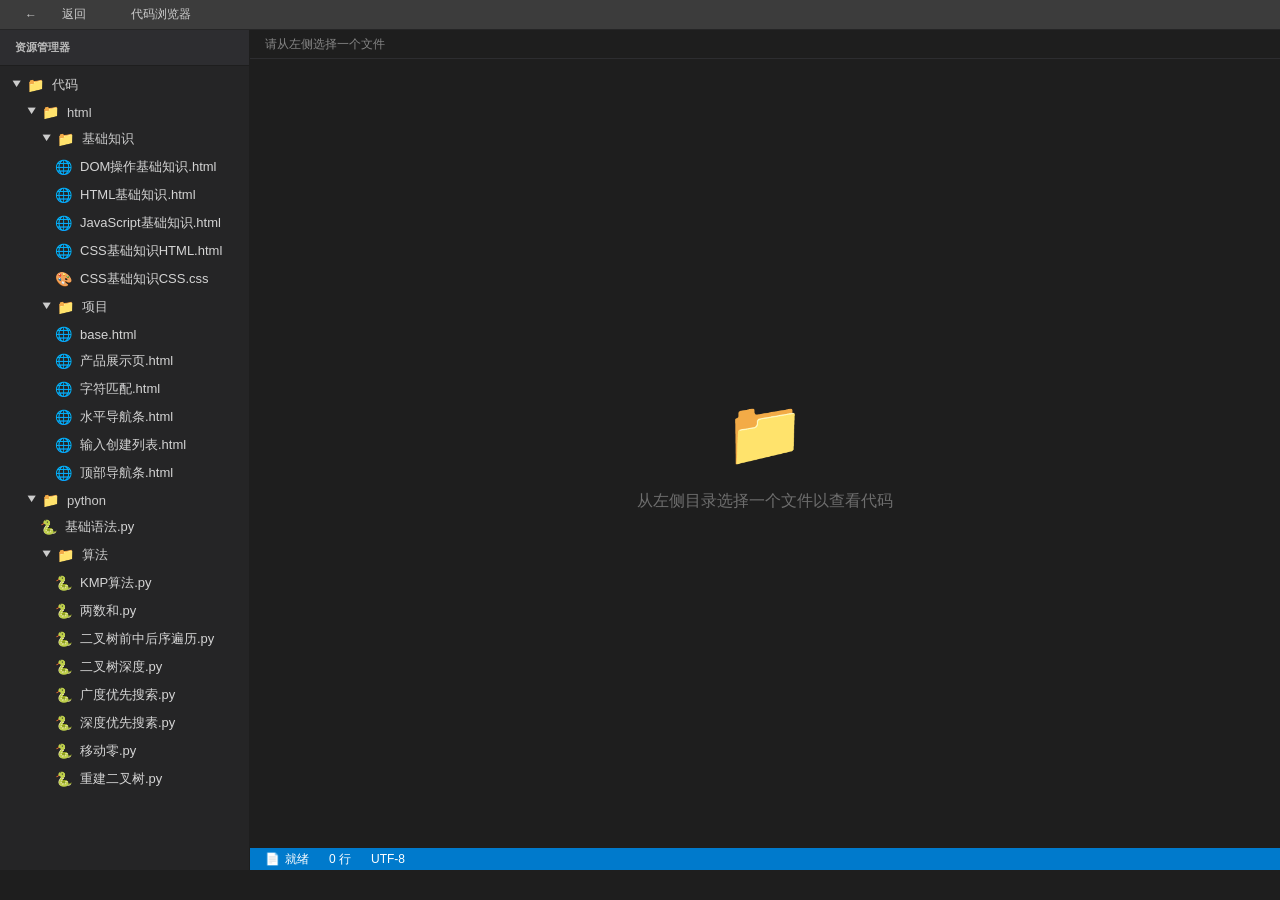
<file: 代码/index.html>
<!DOCTYPE html>
<html lang="zh-CN">
<head>
    <meta charset="UTF-8">
    <meta name="viewport" content="width=device-width, initial-scale=1.0">
    <title>CODE</title>
    <!-- 引入 Prism.js 代码高亮样式 -->
    <link rel="stylesheet" href="../assets/css/prism.css">
    <style>
        * {
            margin: 0;
            padding: 0;
            box-sizing: border-box;
        }

        body {
            font-family: 'Segoe UI', Tahoma, Geneva, Verdana, sans-serif;
            background-color: #1e1e1e;
            color: #d4d4d4;
            height: 100vh;
            overflow: hidden;
        }

        /* 顶部标题栏 */
        .title-bar {
            background-color: #3c3c3c;
            height: 30px;
            display: flex;
            align-items: center;
            padding: 0 15px;
            font-size: 12px;
            color: #cccccc;
            border-bottom: 1px solid #252526;
        }

        .title-bar span {
            margin-right: 20px;
        }

        /* 返回按钮 */
        .back-btn {
            display: flex;
            align-items: center;
            gap: 5px;
            color: #cccccc;
            text-decoration: none;
            padding: 3px 10px;
            border-radius: 3px;
            transition: background-color 0.2s;
            margin-right: 15px;
        }

        .back-btn:hover {
            background-color: #4c4c4c;
            color: #ffffff;
        }

        /* 主容器 */
        .main-container {
            display: flex;
            height: calc(100vh - 60px);
        }

        /* 左侧边栏 */
        .sidebar {
            width: 250px;
            background-color: #252526;
            border-right: 1px solid #1e1e1e;
            display: flex;
            flex-direction: column;
        }

        .sidebar-header {
            padding: 10px 15px;
            font-size: 11px;
            font-weight: bold;
            text-transform: uppercase;
            color: #bbbbbb;
            background-color: #2d2d30;
            border-bottom: 1px solid #1e1e1e;
        }

        /* 文件树 */
        .file-tree {
            flex: 1;
            overflow-y: auto;
            padding: 5px 0;
        }

        .file-tree ul {
            list-style: none;
        }

        .file-tree li {
            padding: 0;
        }

        .tree-item {
            display: flex;
            align-items: center;
            padding: 5px 10px 5px 20px;
            cursor: pointer;
            font-size: 13px;
            transition: background-color 0.2s;
            white-space: nowrap;
            overflow: hidden;
            text-overflow: ellipsis;
        }

        .tree-item:hover {
            background-color: #2a2d2e;
        }

        .tree-item.active {
            background-color: #37373d;
        }

        .tree-item .icon {
            margin-right: 8px;
            font-size: 14px;
        }

        .tree-item.folder {
            font-weight: 500;
            color: #cccccc;
        }

        .tree-item.file {
            color: #d4d4d4;
            padding-left: 40px;
        }

        .tree-item.file.html .icon { color: #e34c26; }
        .tree-item.file.css .icon { color: #264de4; }
        .tree-item.file.js .icon { color: #f7df1e; }
        .tree-item.file.python .icon { color: #3776ab; }
        .tree-item.file.py .icon { color: #3776ab; }

        /* 侧边栏切换按钮 */
        .sidebar-toggle {
            display: none;
            background: none;
            border: none;
            color: #cccccc;
            font-size: 18px;
            cursor: pointer;
            padding: 5px 10px;
            margin-right: 10px;
            border-radius: 3px;
            transition: background-color 0.2s;
        }

        .sidebar-toggle:hover {
            background-color: #4c4c4c;
        }

        /* 响应式设计 */
        @media screen and (max-width: 768px) {
            .sidebar-toggle {
                display: block;
            }

            .sidebar {
                position: fixed;
                left: 0;
                top: 60px;
                height: calc(100vh - 60px);
                z-index: 1000;
                transform: translateX(-100%);
                transition: transform 0.3s ease;
            }

            .sidebar.show {
                transform: translateX(0);
            }

            .sidebar-overlay {
                display: none;
                position: fixed;
                top: 60px;
                left: 0;
                right: 0;
                bottom: 0;
                background-color: rgba(0, 0, 0, 0.5);
                z-index: 999;
            }

            .sidebar-overlay.show {
                display: block;
            }

            .content-area {
                width: 100%;
            }

            .tree-item {
                font-size: 14px;
                padding: 8px 10px 8px 20px;
            }

            .tab {
                padding: 10px 15px;
                font-size: 12px;
            }

            .code-wrapper pre {
                padding: 15px !important;
                font-size: 12px !important;
            }
        }

        @media screen and (max-width: 480px) {
            .title-bar {
                padding: 0 10px;
            }

            .back-btn span:last-child {
                display: none;
            }

            .breadcrumbs {
                font-size: 11px;
                padding: 8px 10px;
            }

            .status-bar {
                font-size: 10px;
                padding: 0 10px;
            }

            .empty-state-icon {
                font-size: 48px;
            }

            .empty-state-text {
                font-size: 14px;
            }
        }

        /* 展开/折叠图标 */
        .expand-icon {
            margin-right: 5px;
            font-size: 10px;
            transition: transform 0.2s;
            width: 12px;
            display: inline-block;
        }

        .expand-icon.expanded {
            transform: rotate(90deg);
        }

        /* 嵌套列表 */
        .nested {
            display: none;
        }

        .nested.show {
            display: block;
        }

        /* 右侧内容区 */
        .content-area {
            flex: 1;
            display: flex;
            flex-direction: column;
            background-color: #1e1e1e;
        }

        /* 标签栏 */
        .tabs-bar {
            background-color: #2d2d30;
            display: flex;
            border-bottom: 1px solid #1e1e1e;
            overflow-x: auto;
        }

        .tab {
            padding: 8px 20px;
            background-color: #2d2d30;
            border-right: 1px solid #1e1e1e;
            font-size: 13px;
            cursor: pointer;
            display: flex;
            align-items: center;
            gap: 8px;
            white-space: nowrap;
        }

        .tab.active {
            background-color: #1e1e1e;
            border-top: 2px solid #007acc;
        }

        .tab:hover {
            background-color: #2a2d2e;
        }

        .tab-close {
            font-size: 14px;
            opacity: 0.7;
        }

        .tab-close:hover {
            opacity: 1;
        }

        /* 面包屑导航 */
        .breadcrumbs {
            background-color: #1e1e1e;
            padding: 5px 15px;
            font-size: 12px;
            color: #858585;
            border-bottom: 1px solid #2d2d30;
        }

        /* 代码显示区域 */
        .code-display {
            flex: 1;
            overflow: auto;
            padding: 0;
            background-color: #1e1e1e;
        }

        /* 代码块样式 */
        .code-wrapper {
            min-height: 100%;
        }

        .code-wrapper pre {
            margin: 0 !important;
            padding: 20px !important;
            background: transparent !important;
            font-size: 14px !important;
            line-height: 1.6 !important;
        }

        .code-wrapper code {
            font-family: 'Consolas', 'Monaco', 'Courier New', monospace !important;
        }

        /* 空状态 */
        .empty-state {
            display: flex;
            flex-direction: column;
            align-items: center;
            justify-content: center;
            height: 100%;
            color: #6e6e6e;
        }

        .empty-state-icon {
            font-size: 64px;
            margin-bottom: 20px;
        }

        .empty-state-text {
            font-size: 16px;
        }

        /* 滚动条样式 */
        ::-webkit-scrollbar {
            width: 10px;
            height: 10px;
        }

        ::-webkit-scrollbar-track {
            background: #1e1e1e;
        }

        ::-webkit-scrollbar-thumb {
            background: #424242;
            border-radius: 5px;
        }

        ::-webkit-scrollbar-thumb:hover {
            background: #4f4f4f;
        }

        /* 状态栏 */
        .status-bar {
            background-color: #007acc;
            height: 22px;
            display: flex;
            align-items: center;
            padding: 0 15px;
            font-size: 12px;
            color: #ffffff;
        }

        .status-bar-left {
            display: flex;
            gap: 20px;
        }

        .status-bar-item {
            display: flex;
            align-items: center;
            gap: 5px;
        }
    </style>
</head>
<body>
    <!-- 顶部标题栏 -->
    <div class="title-bar">
        <button class="sidebar-toggle" id="sidebarToggle" title="切换侧边栏">☰</button>
        <a href="../index.html" class="back-btn">
            <span>←</span>
            <span>返回</span>
        </a>
        <span>代码浏览器</span>
    </div>

    <!-- 主容器 -->
    <div class="main-container">
        <!-- 侧边栏遮罩层 -->
        <div class="sidebar-overlay" id="sidebarOverlay"></div>

        <!-- 左侧边栏 - 文件目录 -->
        <div class="sidebar" id="sidebar">
            <div class="sidebar-header">资源管理器</div>
            <div class="file-tree" id="fileTree">
                <!-- 文件树将通过 JavaScript 动态生成 -->
            </div>
        </div>

        <!-- 右侧内容区 -->
        <div class="content-area">
            <!-- 标签栏 -->
            <div class="tabs-bar" id="tabsBar">
                <!-- 标签将通过 JavaScript 动态生成 -->
            </div>

            <!-- 面包屑导航 -->
            <div class="breadcrumbs" id="breadcrumbs">
                请从左侧选择一个文件
            </div>

            <!-- 代码显示区域 -->
            <div class="code-display" id="codeDisplay">
                <div class="empty-state">
                    <div class="empty-state-icon">📁</div>
                    <div class="empty-state-text">从左侧目录选择一个文件以查看代码</div>
                </div>
            </div>

            <!-- 状态栏 -->
            <div class="status-bar">
                <div class="status-bar-left">
                    <div class="status-bar-item">
                        <span>📄</span>
                        <span id="statusFile">就绪</span>
                    </div>
                    <div class="status-bar-item">
                        <span id="statusLines">0 行</span>
                    </div>
                    <div class="status-bar-item">
                        <span id="statusType">UTF-8</span>
                    </div>
                </div>
            </div>
        </div>
    </div>

    <!-- 引入代码片段 JS 文件 -->
    <script src="html/基础知识/DOM操作基础知识.js"></script>
    <script src="html/基础知识/HTML基础知识.js"></script>
    <script src="html/基础知识/JavaScript基础知识.js"></script>
    <script src="html/基础知识/CSS基础知识HTML.js"></script>
    <script src="html/基础知识/CSS基础知识CSS.js"></script>
    <script src="html/项目/base.js"></script>
    <script src="html/项目/产品展示页.js"></script>
    <script src="html/项目/字符匹配.js"></script>
    <script src="html/项目/水平导航条.js"></script>
    <script src="html/项目/输入创建列表.js"></script>
    <script src="html/项目/顶部导航条.js"></script>
    <script src="python/基础语法.js"></script>
    <script src="python/算法/KMP算法.js"></script>
    <script src="python/算法/两数和.js"></script>
    <script src="python/算法/二叉树前中后序遍历.js"></script>
    <script src="python/算法/二叉树深度.js"></script>
    <script src="python/算法/广度优先搜索.js"></script>
    <script src="python/算法/深度优先搜素.js"></script>
    <script src="python/算法/移动零.js"></script>
    <script src="python/算法/重建二叉树.js"></script>

    <!-- 引入 Prism.js 代码高亮脚本 -->
    <script src="../assets/js/prism.js"></script>

    <!-- 合并所有代码片段变量 -->
    <script>
        // 合并所有独立的 codeSnippets 变量到一个统一的对象
        const codeSnippets = {
            ...codeSnippets_DOM操作基础知识,
            ...codeSnippets_HTML基础知识,
            ...codeSnippets_JavaScript基础知识,
            ...codeSnippets_CSS基础知识HTML,
            ...codeSnippets_CSS基础知识CSS,
            ...codeSnippets_base,
            ...codeSnippets_产品展示页,
            ...codeSnippets_字符匹配,
            ...codeSnippets_水平导航条,
            ...codeSnippets_输入创建列表,
            ...codeSnippets_顶部导航条,
            ...codeSnippets_基础语法,
            ...codeSnippets_KMP算法,
            ...codeSnippets_两数和,
            ...codeSnippets_二叉树前中后序遍历,
            ...codeSnippets_二叉树深度,
            ...codeSnippets_广度优先搜索,
            ...codeSnippets_深度优先搜素,
            ...codeSnippets_移动零,
            ...codeSnippets_重建二叉树
        };
    </script>

    <script>
        // 文件树结构
        const fileTreeData = {
            name: '代码',
            type: 'folder',
            children: [
                {
                    name: 'html',
                    type: 'folder',
                    children: [
                        {
                            name: '基础知识',
                            type: 'folder',
                            children: [
                                { name: 'DOM操作基础知识', type: 'file', ext: 'html', key: 'DOM操作基础知识' },
                                { name: 'HTML基础知识', type: 'file', ext: 'html', key: 'HTML基础知识' },
                                { name: 'JavaScript基础知识', type: 'file', ext: 'html', key: 'JavaScript基础知识' },
                                { name: 'CSS基础知识HTML', type: 'file', ext: 'html', key: 'CSS基础知识HTML' },
                                { name: 'CSS基础知识CSS', type: 'file', ext: 'css', key: 'CSS基础知识CSS' }
                            ]
                        },
                        {
                            name: '项目',
                            type: 'folder',
                            children: [
                                { name: 'base', type: 'file', ext: 'html', key: 'base' },
                                { name: '产品展示页', type: 'file', ext: 'html', key: '产品展示页' },
                                { name: '字符匹配', type: 'file', ext: 'html', key: '字符匹配' },
                                { name: '水平导航条', type: 'file', ext: 'html', key: '水平导航条' },
                                { name: '输入创建列表', type: 'file', ext: 'html', key: '输入创建列表' },
                                { name: '顶部导航条', type: 'file', ext: 'html', key: '顶部导航条' }
                            ]
                        }
                    ]
                },
                {
                    name: 'python',
                    type: 'folder',
                    children: [
                        { name: '基础语法', type: 'file', ext: 'py', key: '基础语法' },
                        {
                            name: '算法',
                            type: 'folder',
                            children: [
                                { name: 'KMP算法', type: 'file', ext: 'py', key: 'KMP算法' },
                                { name: '两数和', type: 'file', ext: 'py', key: '两数和' },
                                { name: '二叉树前中后序遍历', type: 'file', ext: 'py', key: '二叉树前中后序遍历' },
                                { name: '二叉树深度', type: 'file', ext: 'py', key: '二叉树深度' },
                                { name: '广度优先搜索', type: 'file', ext: 'py', key: '广度优先搜索' },
                                { name: '深度优先搜素', type: 'file', ext: 'py', key: '深度优先搜素' },
                                { name: '移动零', type: 'file', ext: 'py', key: '移动零' },
                                { name: '重建二叉树', type: 'file', ext: 'py', key: '重建二叉树' }
                            ]
                        }
                    ]
                }
            ]
        };

        // 当前打开的标签
        let openTabs = [];
        let activeTab = null;

        // 获取文件图标
        function getFileIcon(ext) {
            const icons = {
                'html': '🌐',
                'css': '🎨',
                'js': '📜',
                'python': '🐍',
                'py': '🐍'
            };
            return icons[ext] || '📄';
        }

        // 获取语言类名
        function getLanguageClass(ext) {
            const languages = {
                'html': 'language-html',
                'css': 'language-css',
                'js': 'language-javascript',
                'python': 'language-python',
                'py': 'language-python'
            };
            return languages[ext] || 'language-text';
        }

        // 渲染文件树
        function renderFileTree(node, container, level = 0) {
            const li = document.createElement('li');
            
            if (node.type === 'folder') {
                const folderDiv = document.createElement('div');
                folderDiv.className = 'tree-item folder';
                folderDiv.style.paddingLeft = `${10 + level * 15}px`;
                folderDiv.innerHTML = `
                    <span class="expand-icon expanded">▶</span>
                    <span class="icon">📁</span>
                    <span>${node.name}</span>
                `;
                
                const ul = document.createElement('ul');
                ul.className = 'nested show';
                
                folderDiv.addEventListener('click', (e) => {
                    e.stopPropagation();
                    const icon = folderDiv.querySelector('.expand-icon');
                    icon.classList.toggle('expanded');
                    ul.classList.toggle('show');
                });
                
                li.appendChild(folderDiv);
                li.appendChild(ul);
                
                if (node.children) {
                    node.children.forEach(child => {
                        renderFileTree(child, ul, level + 1);
                    });
                }
            } else {
                const fileDiv = document.createElement('div');
                fileDiv.className = `tree-item file ${node.ext}`;
                fileDiv.style.paddingLeft = `${10 + level * 15}px`;
                fileDiv.innerHTML = `
                    <span class="icon">${getFileIcon(node.ext)}</span>
                    <span>${node.name}.${node.ext}</span>
                `;
                fileDiv.dataset.key = node.key;
                fileDiv.dataset.name = node.name;
                fileDiv.dataset.ext = node.ext;
                
                fileDiv.addEventListener('click', () => {
                    // 移除其他活动状态
                    document.querySelectorAll('.tree-item').forEach(item => {
                        item.classList.remove('active');
                    });
                    fileDiv.classList.add('active');
                    
                    // 打开文件
                    openFile(node.key, node.name, node.ext);
                });
                
                li.appendChild(fileDiv);
            }
            
            container.appendChild(li);
        }

        // 打开文件
        function openFile(key, name, ext) {
            // 检查是否已打开
            const existingTab = openTabs.find(tab => tab.key === key);
            if (!existingTab) {
                openTabs.push({ key, name, ext });
            }
            activeTab = key;
            
            // 更新标签栏
            renderTabs();
            
            // 显示代码
            displayCode(key, name, ext);
        }

        // 渲染标签栏
        function renderTabs() {
            const tabsBar = document.getElementById('tabsBar');
            tabsBar.innerHTML = '';
            
            openTabs.forEach(tab => {
                const tabDiv = document.createElement('div');
                tabDiv.className = `tab ${tab.key === activeTab ? 'active' : ''}`;
                tabDiv.innerHTML = `
                    <span>${getFileIcon(tab.ext)}</span>
                    <span>${tab.name}.${tab.ext}</span>
                    <span class="tab-close" data-key="${tab.key}">×</span>
                `;
                
                tabDiv.addEventListener('click', (e) => {
                    if (e.target.classList.contains('tab-close')) {
                        e.stopPropagation();
                        closeTab(tab.key);
                    } else {
                        activeTab = tab.key;
                        renderTabs();
                        displayCode(tab.key, tab.name, tab.ext);
                    }
                });
                
                tabsBar.appendChild(tabDiv);
            });
        }

        // 关闭标签
        function closeTab(key) {
            const index = openTabs.findIndex(tab => tab.key === key);
            openTabs = openTabs.filter(tab => tab.key !== key);
            
            if (activeTab === key) {
                if (openTabs.length > 0) {
                    const newIndex = Math.min(index, openTabs.length - 1);
                    activeTab = openTabs[newIndex].key;
                    displayCode(openTabs[newIndex].key, openTabs[newIndex].name, openTabs[newIndex].ext);
                } else {
                    activeTab = null;
                    showEmptyState();
                }
            }
            
            renderTabs();
        }

        // 显示代码
        function displayCode(key, name, ext) {
            const codeDisplay = document.getElementById('codeDisplay');
            const breadcrumbs = document.getElementById('breadcrumbs');
            const statusFile = document.getElementById('statusFile');
            const statusLines = document.getElementById('statusLines');
            const statusType = document.getElementById('statusType');
            
            // 获取代码内容
            const code = codeSnippets[key] || '// 代码未找到';
            
            // 计算行数
            const lines = code.split('\n').length;
            
            // 更新面包屑
            breadcrumbs.textContent = `代码 > ${name}.${ext}`;
            
            // 更新状态栏
            statusFile.textContent = `${name}.${ext}`;
            statusLines.textContent = `${lines} 行`;
            statusType.textContent = ext === 'js' ? 'JavaScript' : (ext === 'python' ? 'Python' : 'Text');
            
            // 确定代码语言
            let languageClass = 'language-javascript';
            if (ext === 'python' || name.includes('算法') || name === '基础语法' || name === '两数和' || name === 'KMP算法' || name.includes('二叉树') || name.includes('搜索') || name === '移动零' || name === '重建二叉树') {
                languageClass = 'language-python';
            } else if (ext === 'html' || name.includes('HTML')) {
                languageClass = 'language-html';
            } else if (ext === 'css' || name.includes('CSS')) {
                languageClass = 'language-css';
            }
            
            // 显示代码
            codeDisplay.innerHTML = `
                <div class="code-wrapper">
                    <pre><code class="${languageClass}">${escapeHtml(code)}</code></pre>
                </div>
            `;
            
            // 应用语法高亮
            Prism.highlightAll();
        }

        // 显示空状态
        function showEmptyState() {
            const codeDisplay = document.getElementById('codeDisplay');
            const breadcrumbs = document.getElementById('breadcrumbs');
            const statusFile = document.getElementById('statusFile');
            const statusLines = document.getElementById('statusLines');
            
            breadcrumbs.textContent = '请从左侧选择一个文件';
            statusFile.textContent = '就绪';
            statusLines.textContent = '0 行';
            
            codeDisplay.innerHTML = `
                <div class="empty-state">
                    <div class="empty-state-icon">📁</div>
                    <div class="empty-state-text">从左侧目录选择一个文件以查看代码</div>
                </div>
            `;
        }

        // HTML 转义
        function escapeHtml(text) {
            const map = {
                '&': '&amp;',
                '<': '&lt;',
                '>': '&gt;',
                '"': '&quot;',
                "'": '&#039;'
            };
            return text.replace(/[&<>"']/g, m => map[m]);
        }

        // 初始化
        document.addEventListener('DOMContentLoaded', () => {
            const fileTree = document.getElementById('fileTree');
            const ul = document.createElement('ul');
            renderFileTree(fileTreeData, ul);
            fileTree.appendChild(ul);

            // 侧边栏切换功能
            const sidebarToggle = document.getElementById('sidebarToggle');
            const sidebar = document.getElementById('sidebar');
            const sidebarOverlay = document.getElementById('sidebarOverlay');

            function toggleSidebar() {
                sidebar.classList.toggle('show');
                sidebarOverlay.classList.toggle('show');
            }

            function closeSidebar() {
                sidebar.classList.remove('show');
                sidebarOverlay.classList.remove('show');
            }

            sidebarToggle.addEventListener('click', toggleSidebar);
            sidebarOverlay.addEventListener('click', closeSidebar);

            // 点击文件时自动关闭侧边栏（在窄屏下）
            document.querySelectorAll('.tree-item.file').forEach(item => {
                item.addEventListener('click', () => {
                    if (window.innerWidth <= 768) {
                        closeSidebar();
                    }
                });
            });

            // 窗口大小改变时重置侧边栏状态
            window.addEventListener('resize', () => {
                if (window.innerWidth > 768) {
                    sidebar.classList.remove('show');
                    sidebarOverlay.classList.remove('show');
                }
            });
        });
    </script>
</body>
</html>
</file>
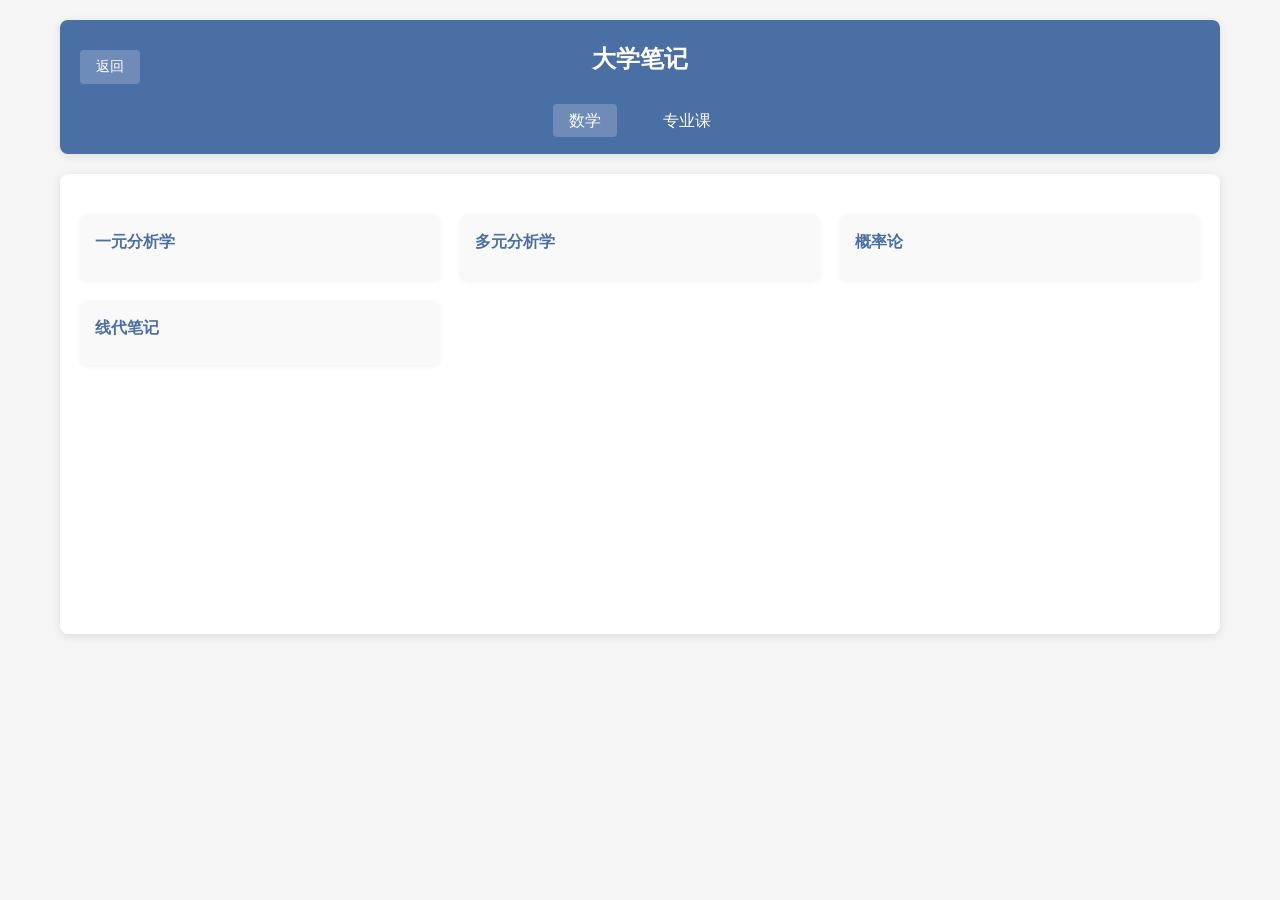
<file: Note/大学笔记/index.html>
<!DOCTYPE html>
<html lang="zh-CN">
<head>
    <meta charset="UTF-8">
    <meta name="viewport" content="width=device-width, initial-scale=1.0">
    <title>大学笔记</title>
    <link rel="stylesheet" href="style.css">
</head>
<body>
    <div class="container">
        <!-- 头部导航 -->
        <header class="header">
            <div class="header-top">
                <button class="back-btn" id="backBtn" style="display: none;">返回</button>
                <h1>大学笔记</h1>
            </div>
            <nav class="nav">
                <ul class="nav-list">
                    <li class="nav-item"><a href="#" data-category="math">数学</a></li>
                    <li class="nav-item"><a href="#" data-category="major">专业课</a></li>
                </ul>
            </nav>
        </header>

        <!-- 内容区域 -->
        <main class="main-content">
            <!-- 内容展示区 -->
            <div class="content-area" id="contentArea">
                <!-- 加载状态 -->
                <div class="loading" id="loading">加载中...</div>
                
                <!-- 笔记列表区域 -->
                <div class="notes-list-container" id="notesListContainer">
                    <!-- 笔记列表将通过JavaScript动态加载 -->
                </div>
                
                <!-- 笔记内容展示区域 -->
                <div class="note-content" id="noteContent" style="display: none;">
                    <h2 class="note-title" id="noteTitle"></h2>
                    <div class="note-files" id="noteFilesContainer"></div>
                    <div class="note-actions" id="noteActions"></div>
                </div>
            </div>
        </main>
    </div>

    <!-- 总结弹窗 -->
    <div class="modal" id="summaryModal">
        <div class="modal-content">
            <span class="close-btn" id="closeModal">&times;</span>
            <h3>信号与系统总结</h3>
            <div class="modal-body">
                <img src="resources/信号与系统总结.png" alt="信号与系统总结" class="summary-img">
            </div>
        </div>
    </div>

    <script src="script.js"></script>
</body>
</html>
</file>
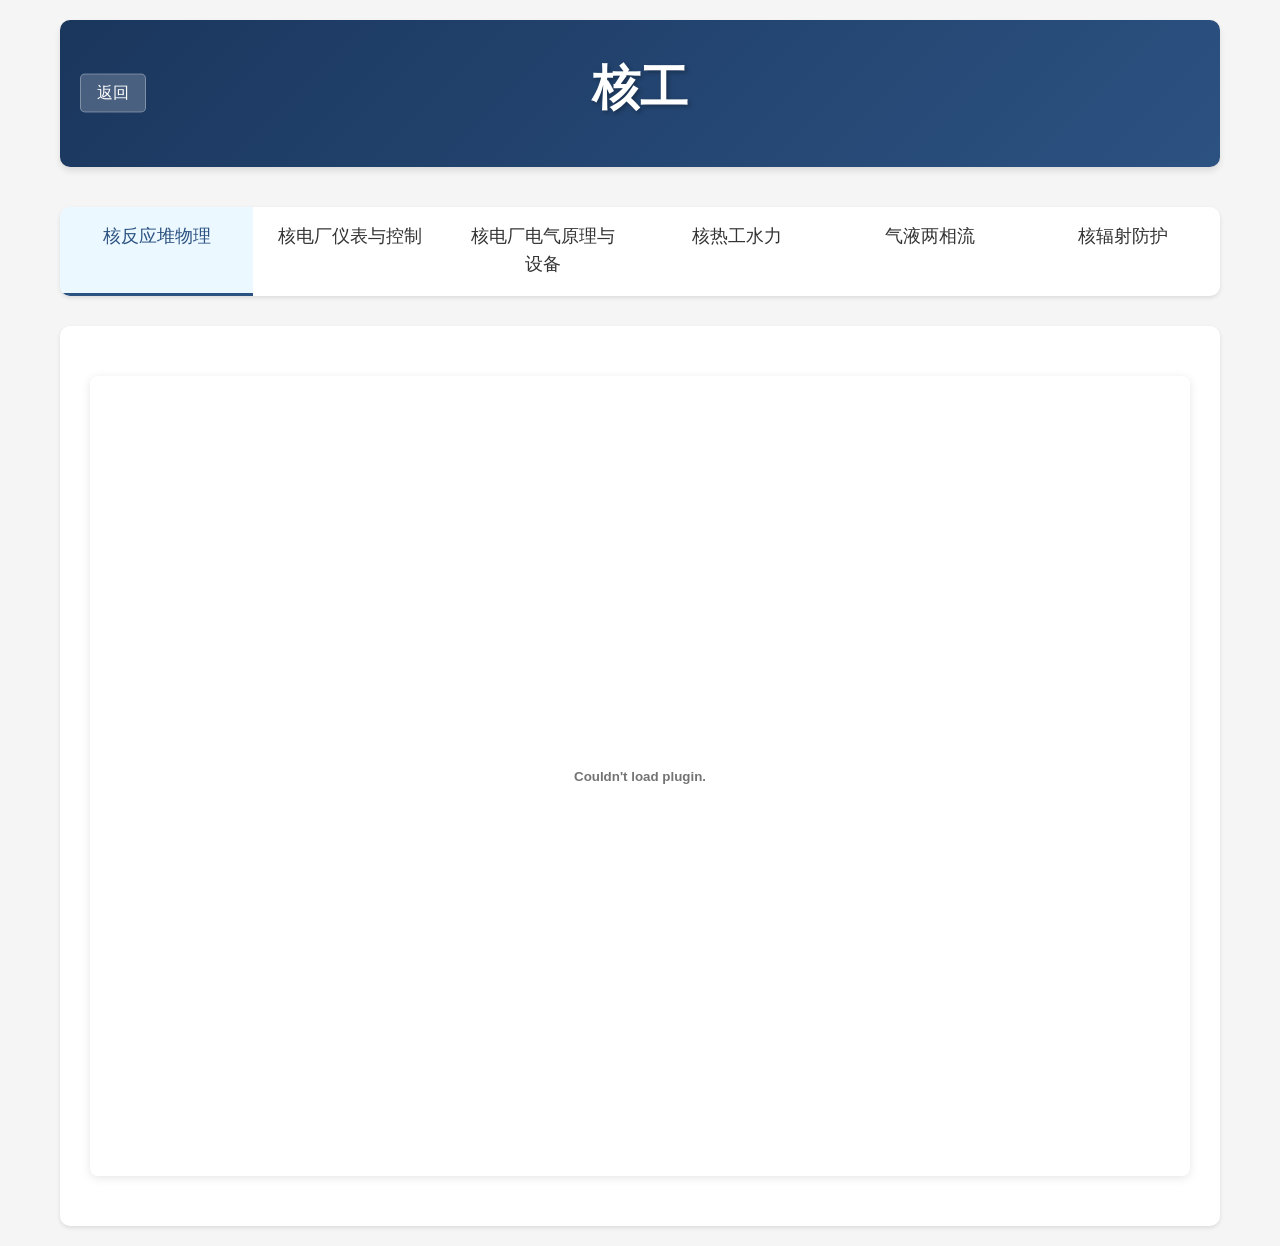
<file: Note/核工/index.html>
<!DOCTYPE html>
<html lang="zh-CN">
<head>
    <meta charset="UTF-8">
    <meta name="viewport" content="width=device-width, initial-scale=1.0">
    <title>核工笔记</title>
    <link rel="stylesheet" href="style.css">
</head>
<body>
    <div class="container">
        <header class="header">
            <button class="back-btn" id="backBtn">返回</button>
            <h1 class="main-title">核工</h1>
        </header>
        
        <nav class="nav">
            <ul class="nav-list">
                <li class="nav-item active" data-subject="hefanyingdui">核反应堆物理</li>
                <li class="nav-item" data-subject="yibiao">核电厂仪表与控制</li>
                <li class="nav-item" data-subject="dianqi">核电厂电气原理与设备</li>
                <li class="nav-item" data-subject="regongshuili">核热工水力</li>
                <li class="nav-item" data-subject="qiye">气液两相流</li>
                <li class="nav-item" data-subject="hefushefanghu">核辐射防护</li>
            </ul>
        </nav>
        
        <main class="content">
            <div class="notes-container" id="notes-container">
                <!-- 笔记内容将通过JS动态加载 -->
                <div class="loading">加载中...</div>
            </div>
        </main>
    </div>
    
    <!-- 引入 KaTeX 库 -->
    <link rel="stylesheet" href="../../assets/katex/katex.min.css">
    <script defer src="../../assets/katex/katex.min.js"></script>
    <script defer src="../../assets/katex/auto-render.min.js"></script>
    
    <!-- 引入笔记数据 -->
    <script src="resources/regongshuili.js"></script>
    <script src="resources/qiye.js"></script>
    <script src="resources/hefushefanghu.js"></script>
    
    <!-- 引入主 JS 文件 -->
    <script src="script.js"></script>
</body>
</html>
</file>
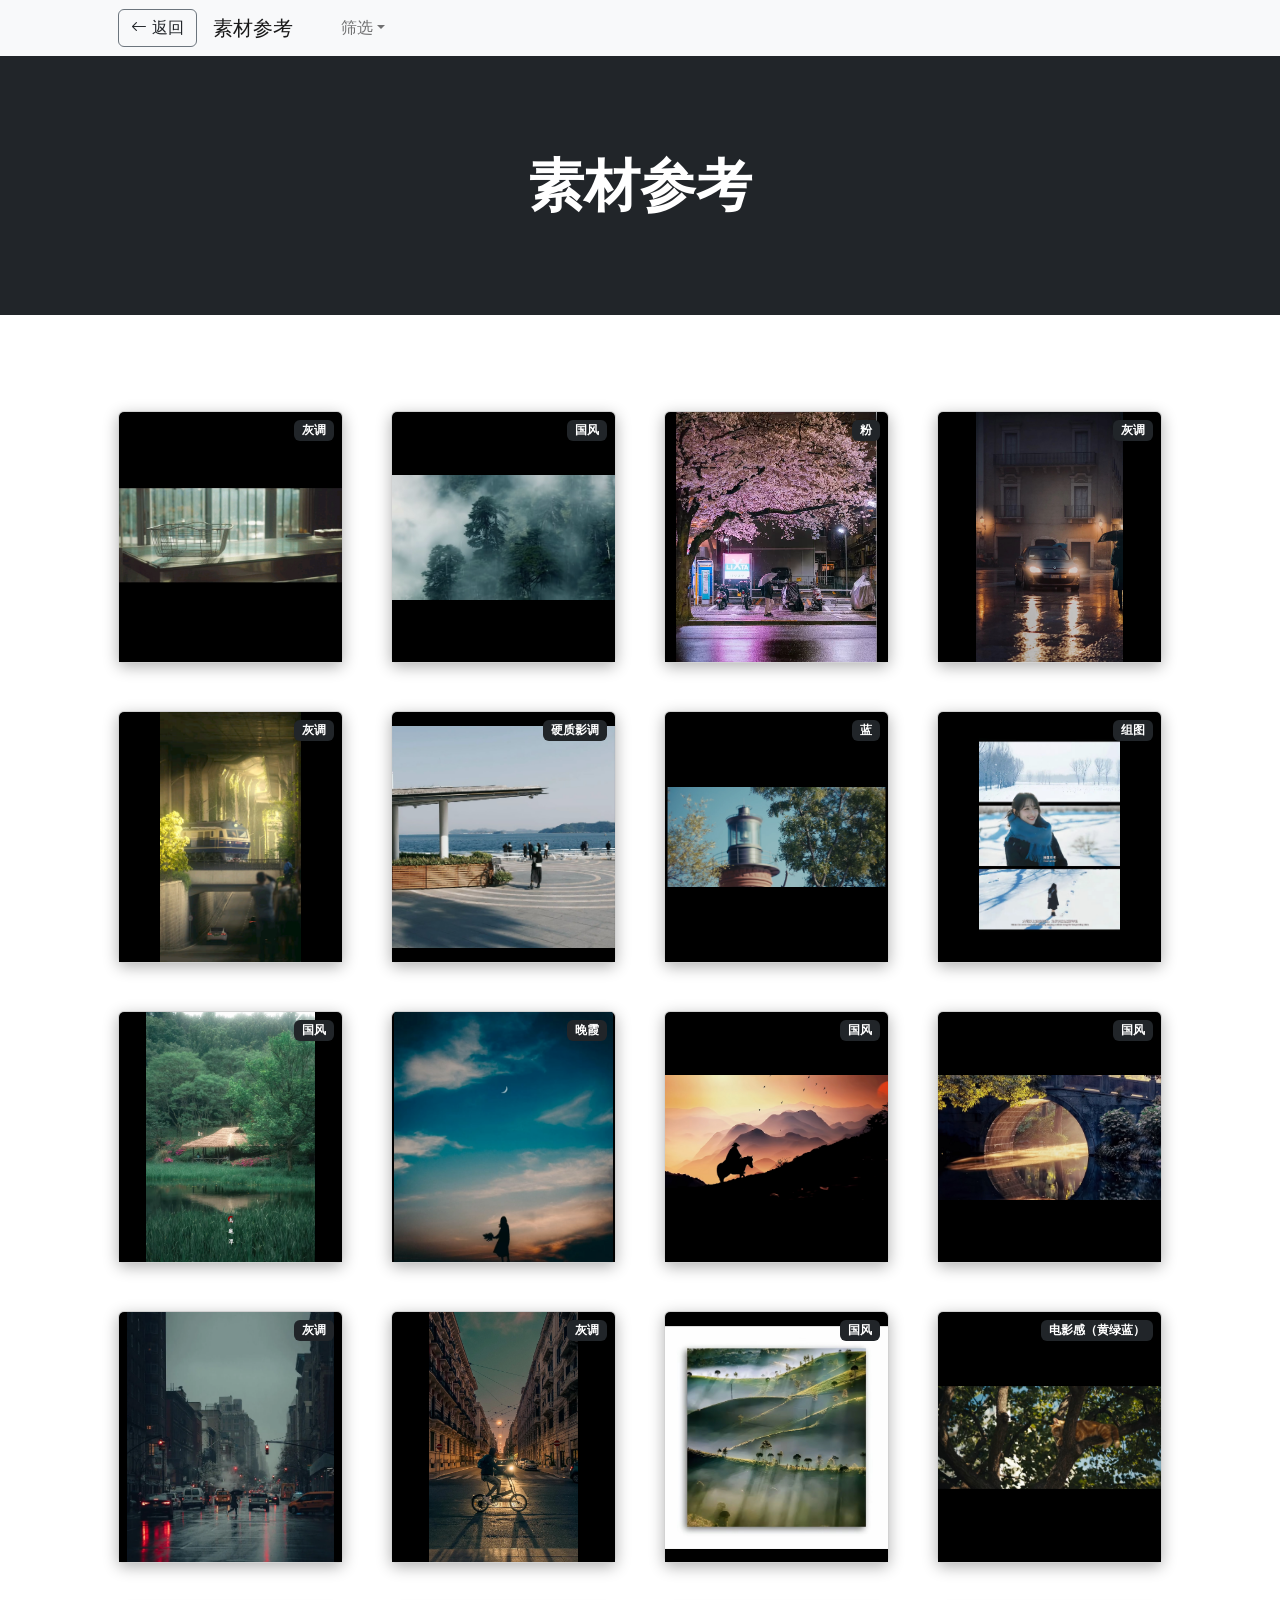
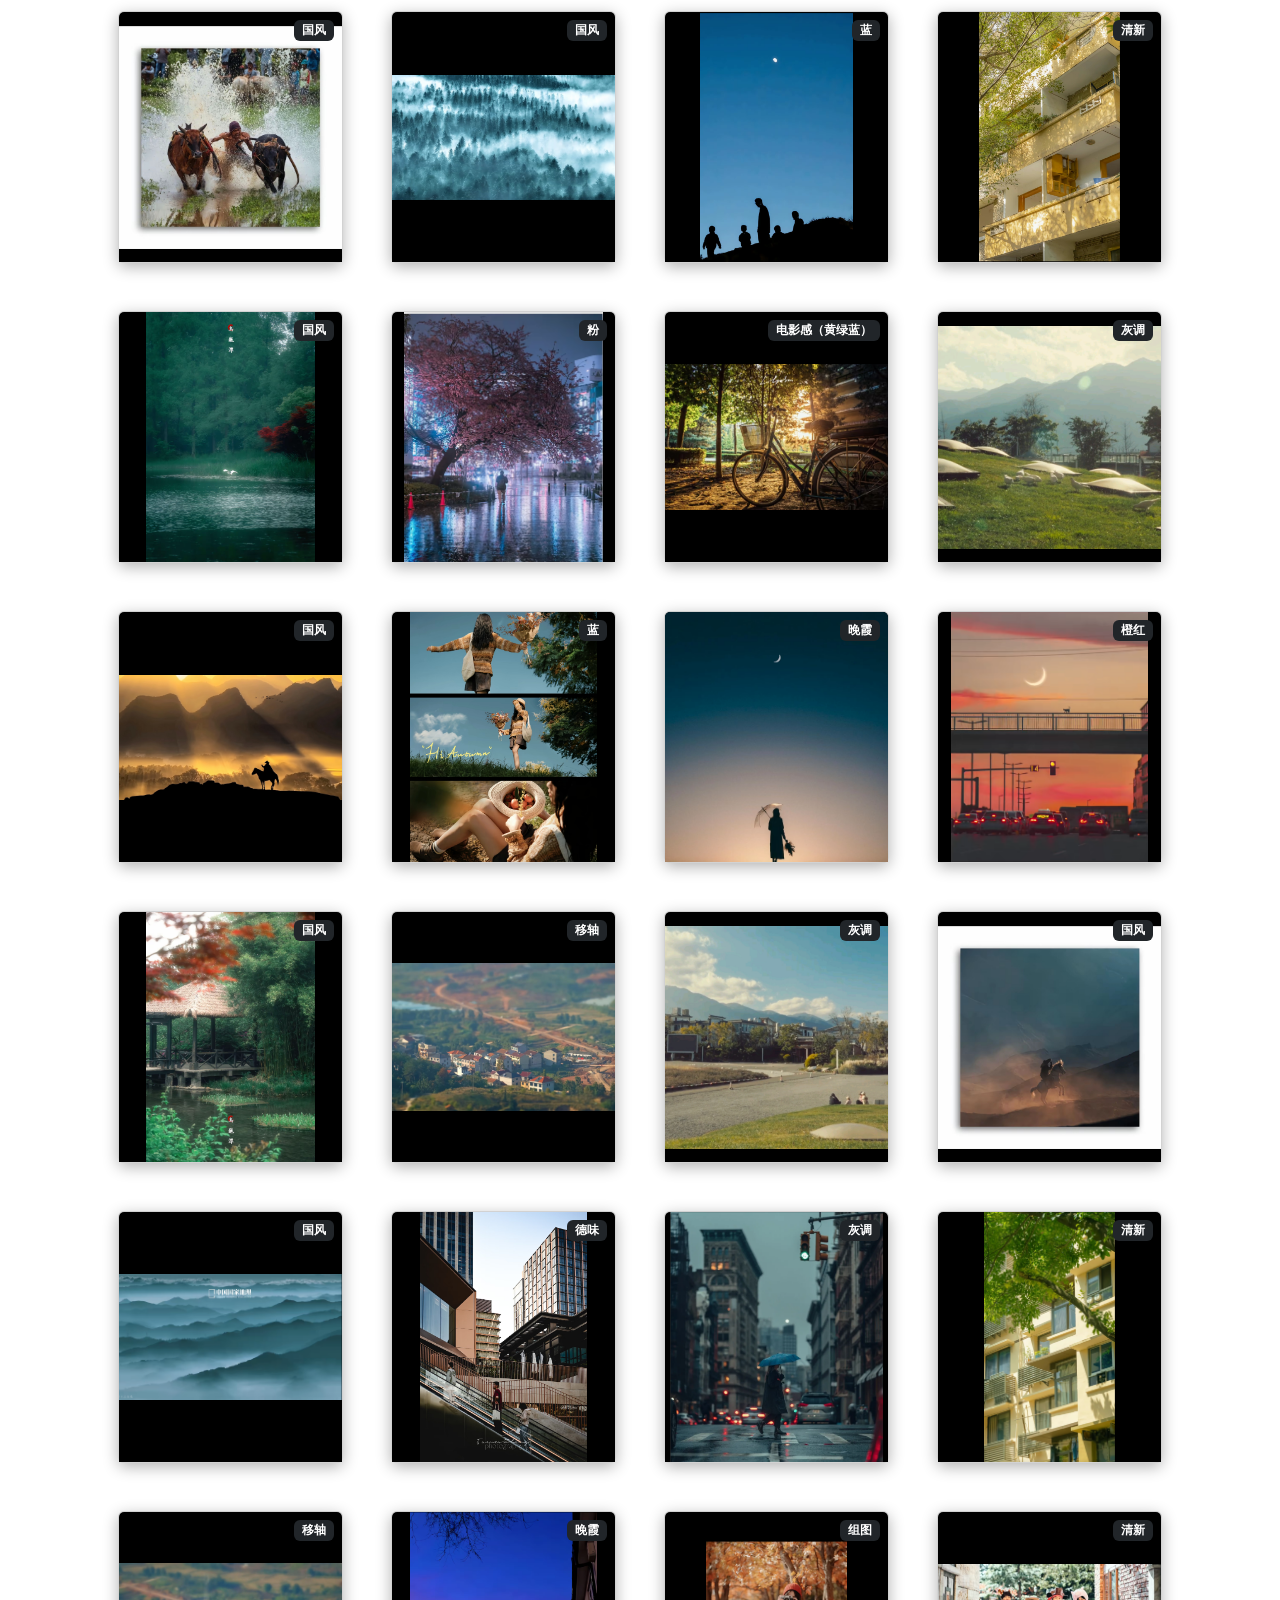
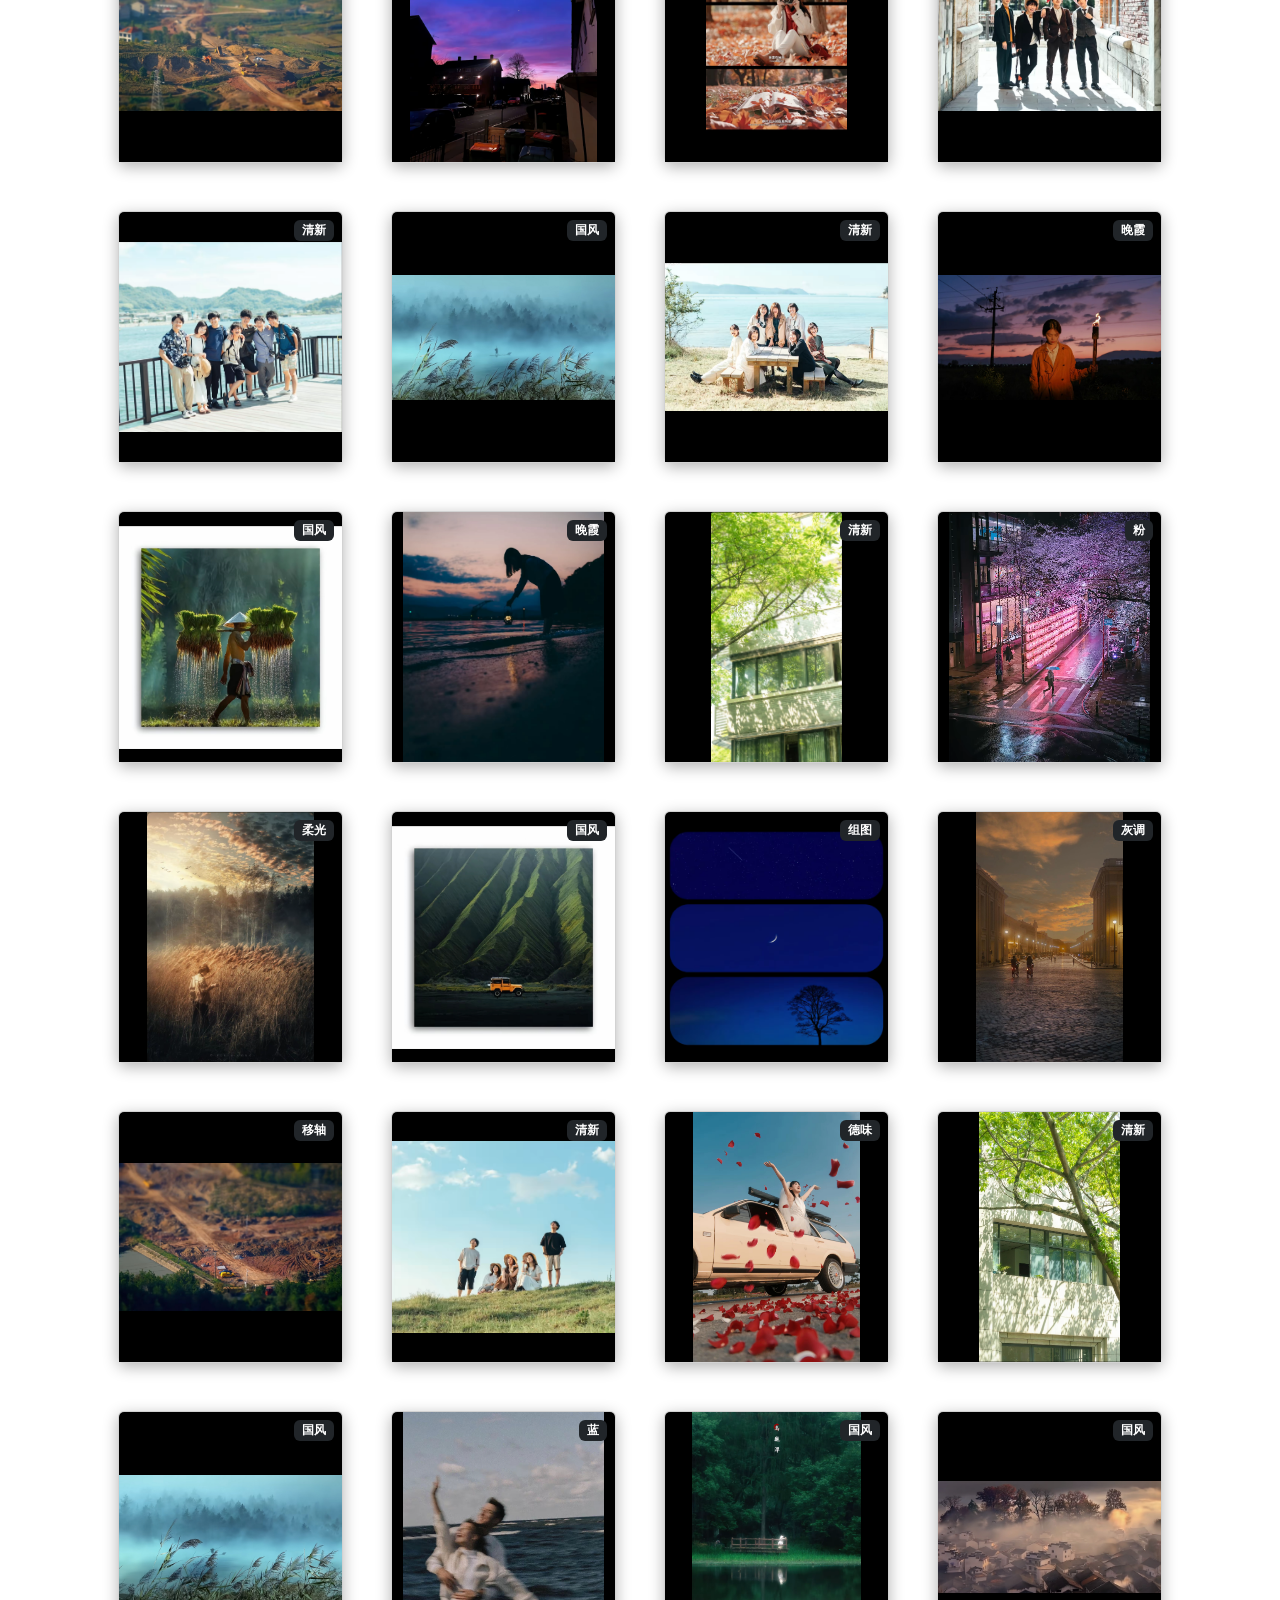
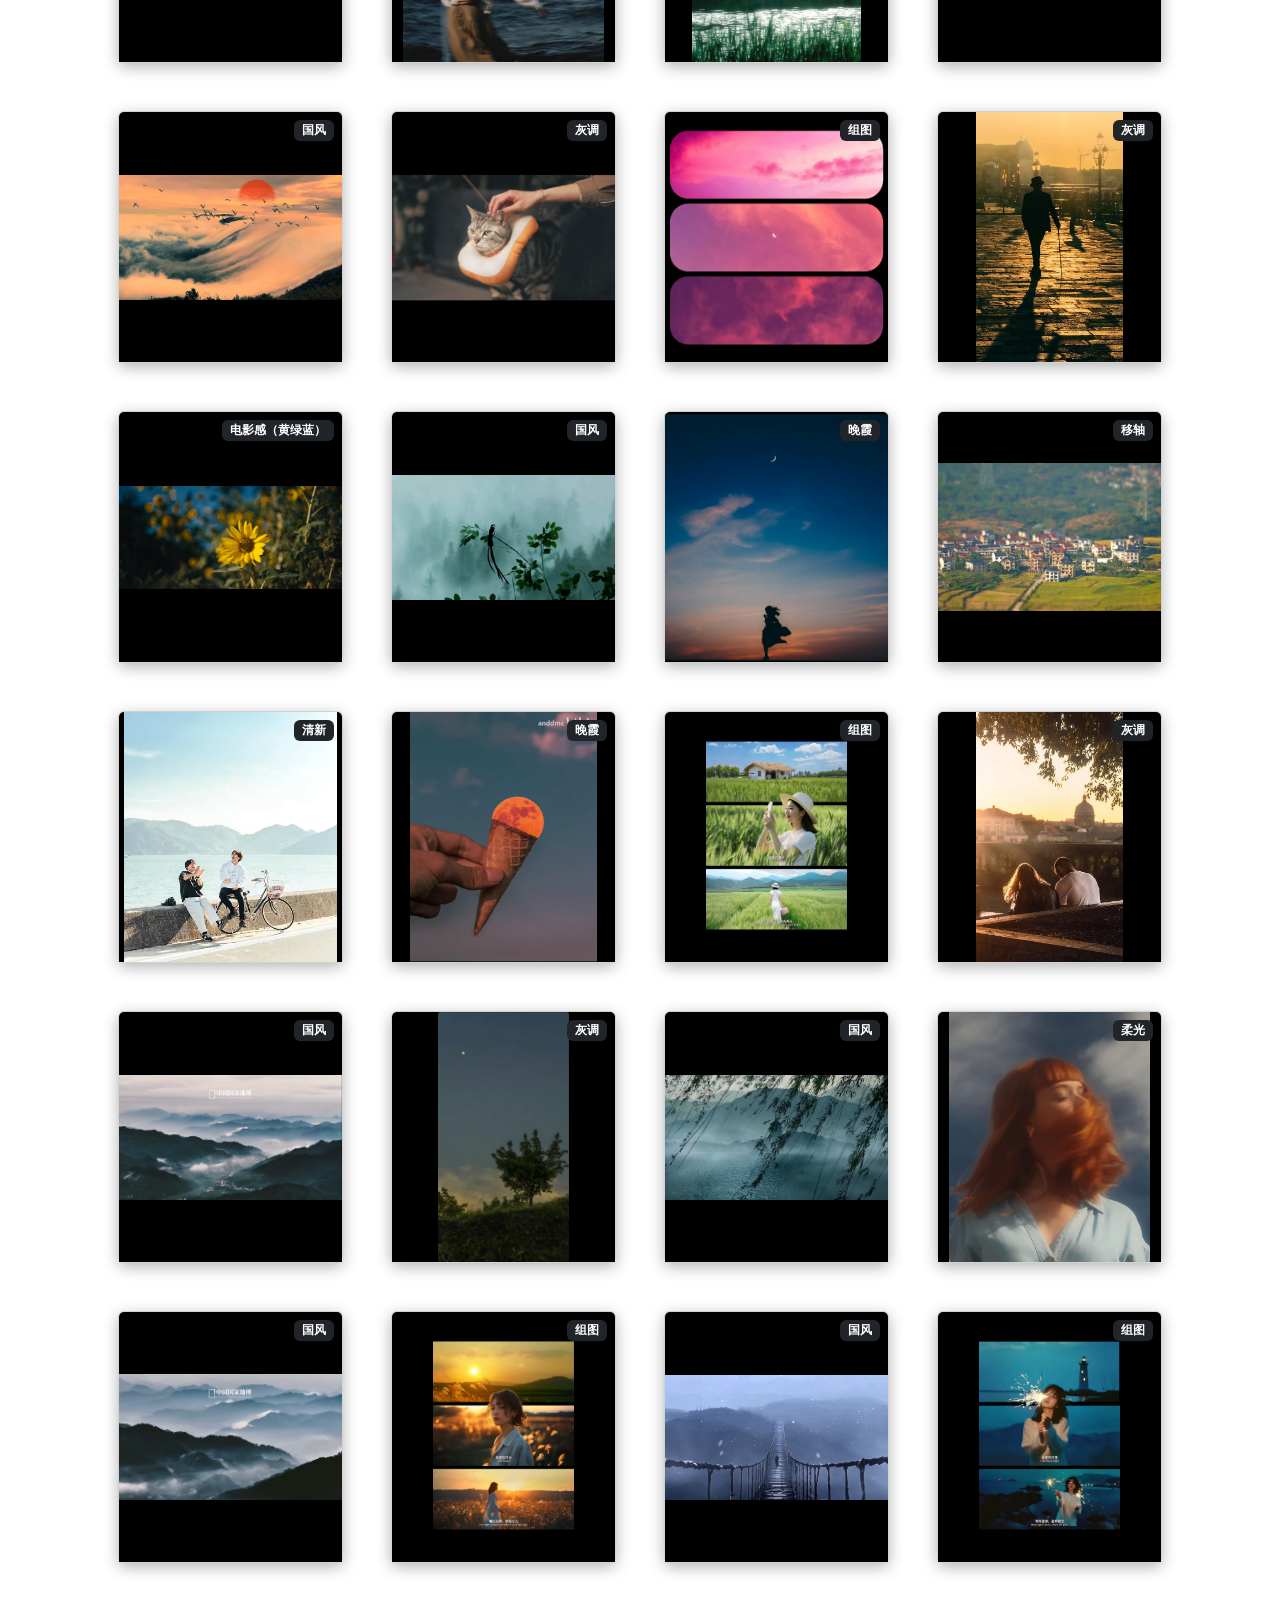
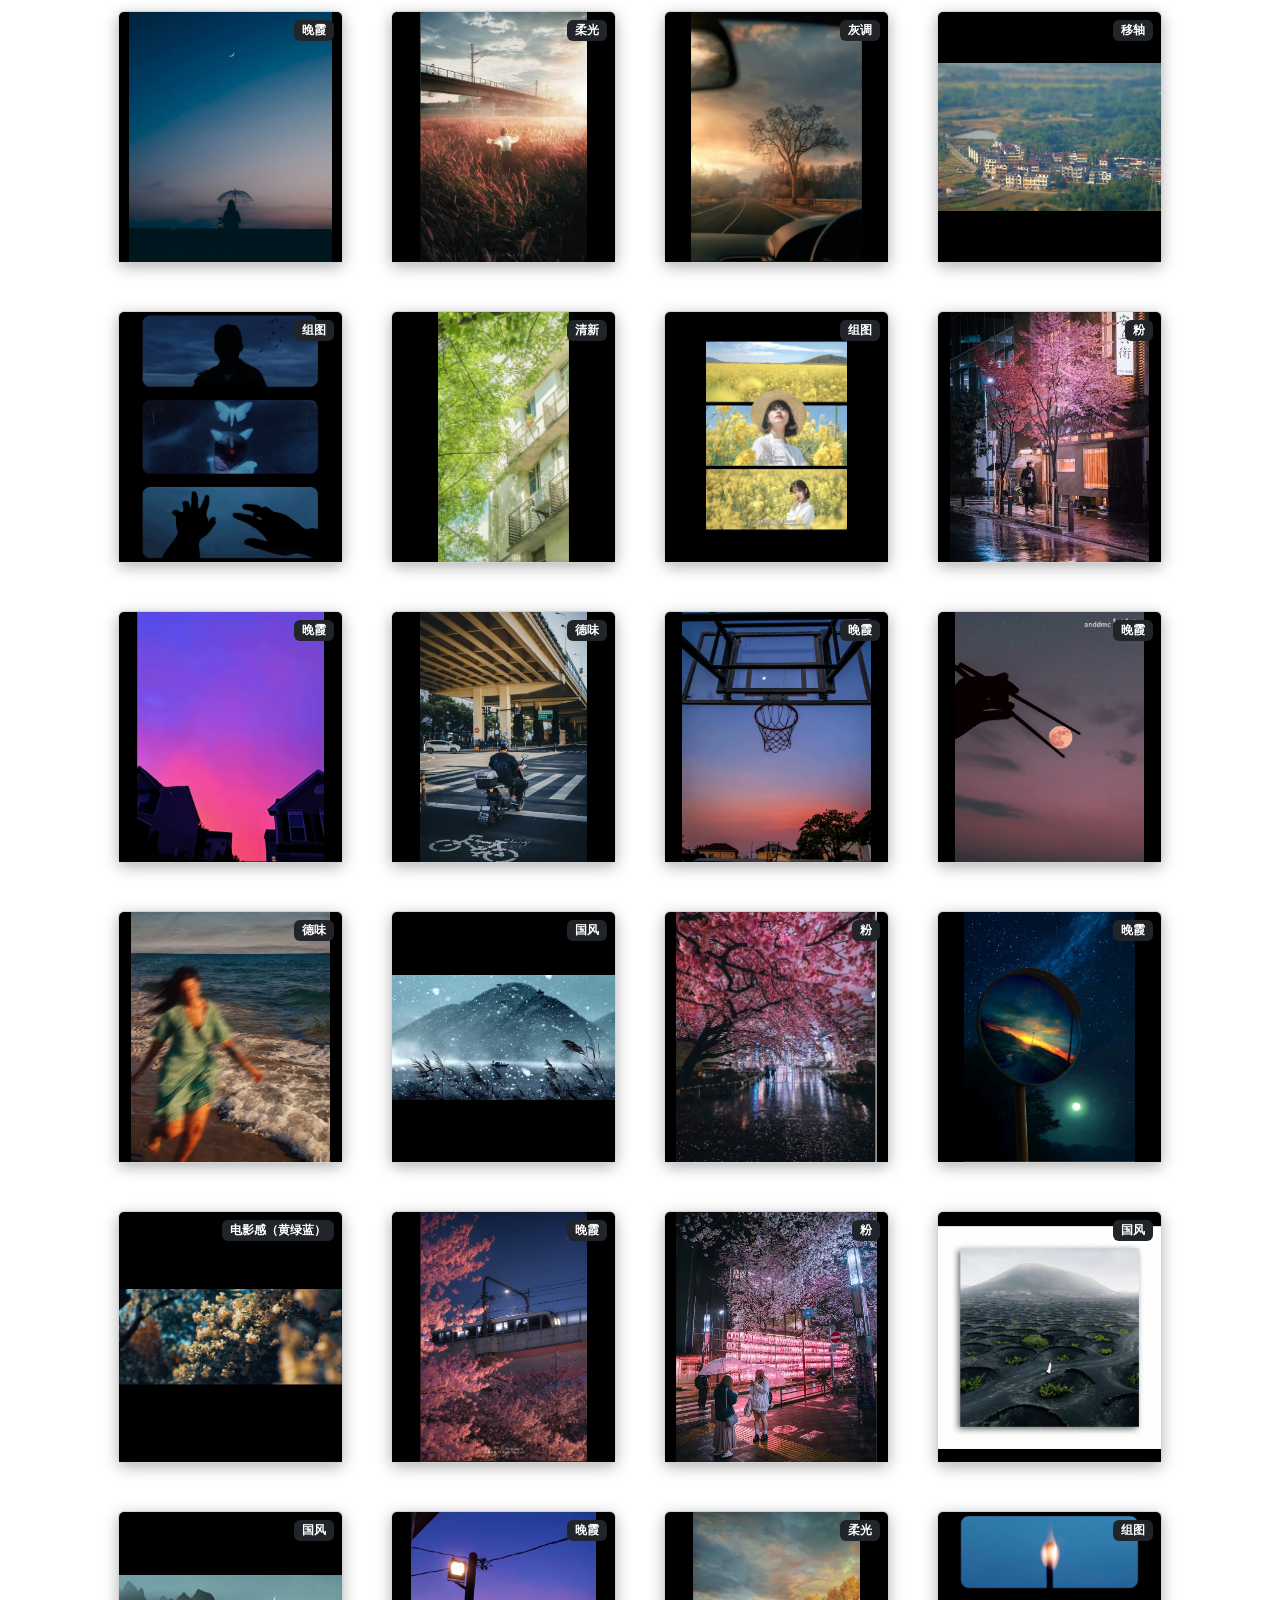
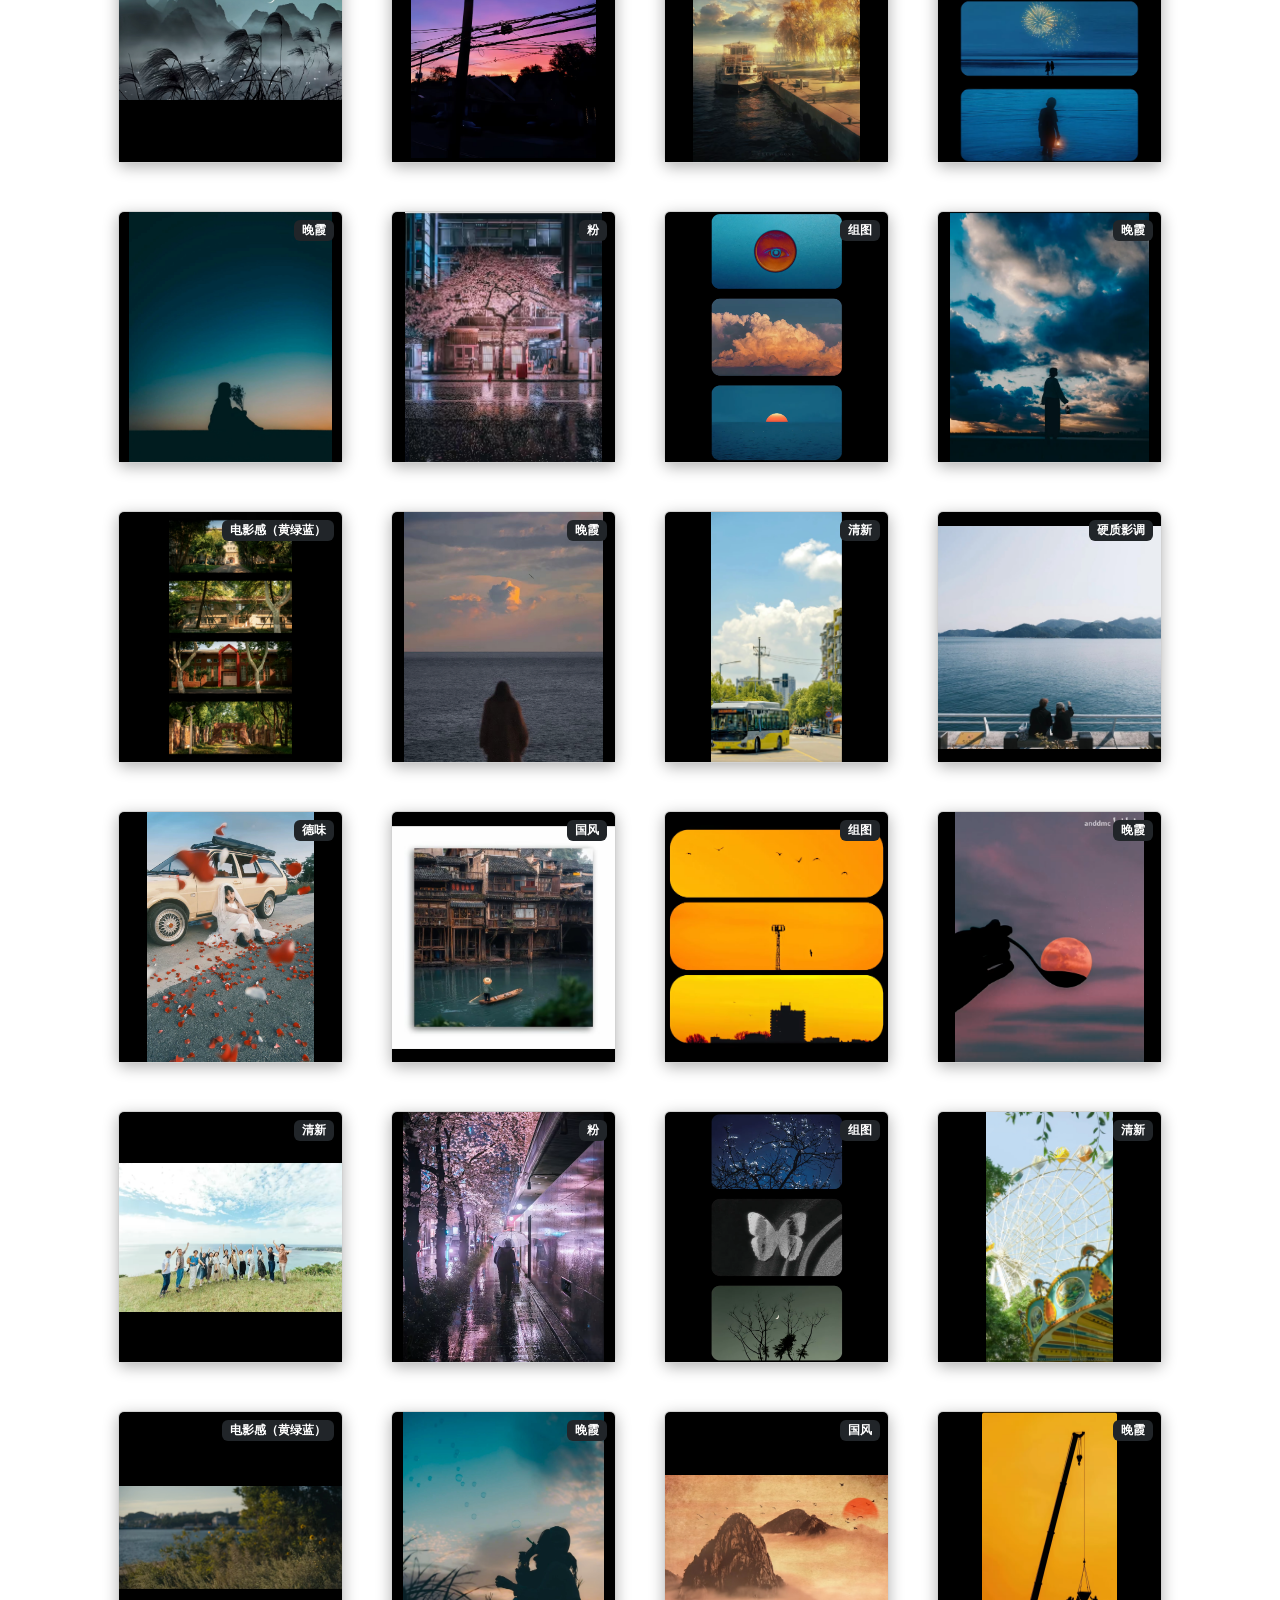
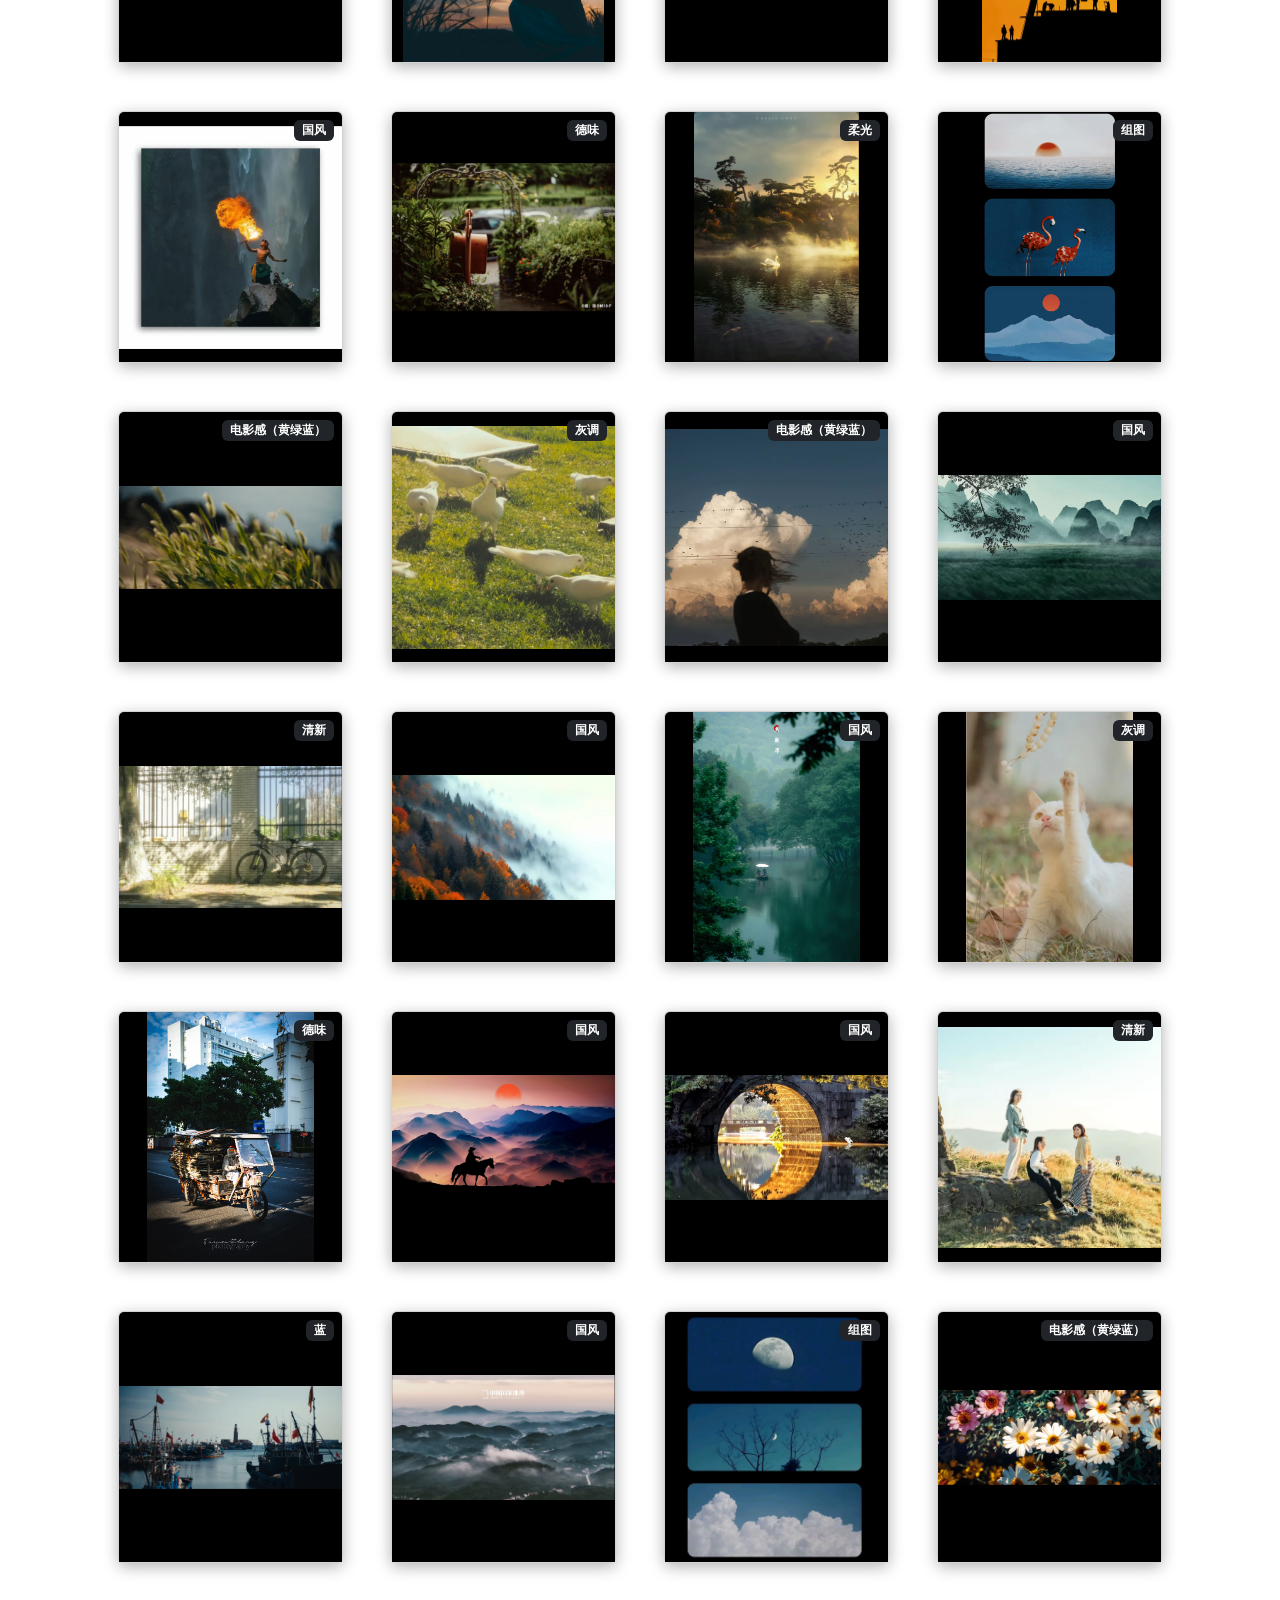
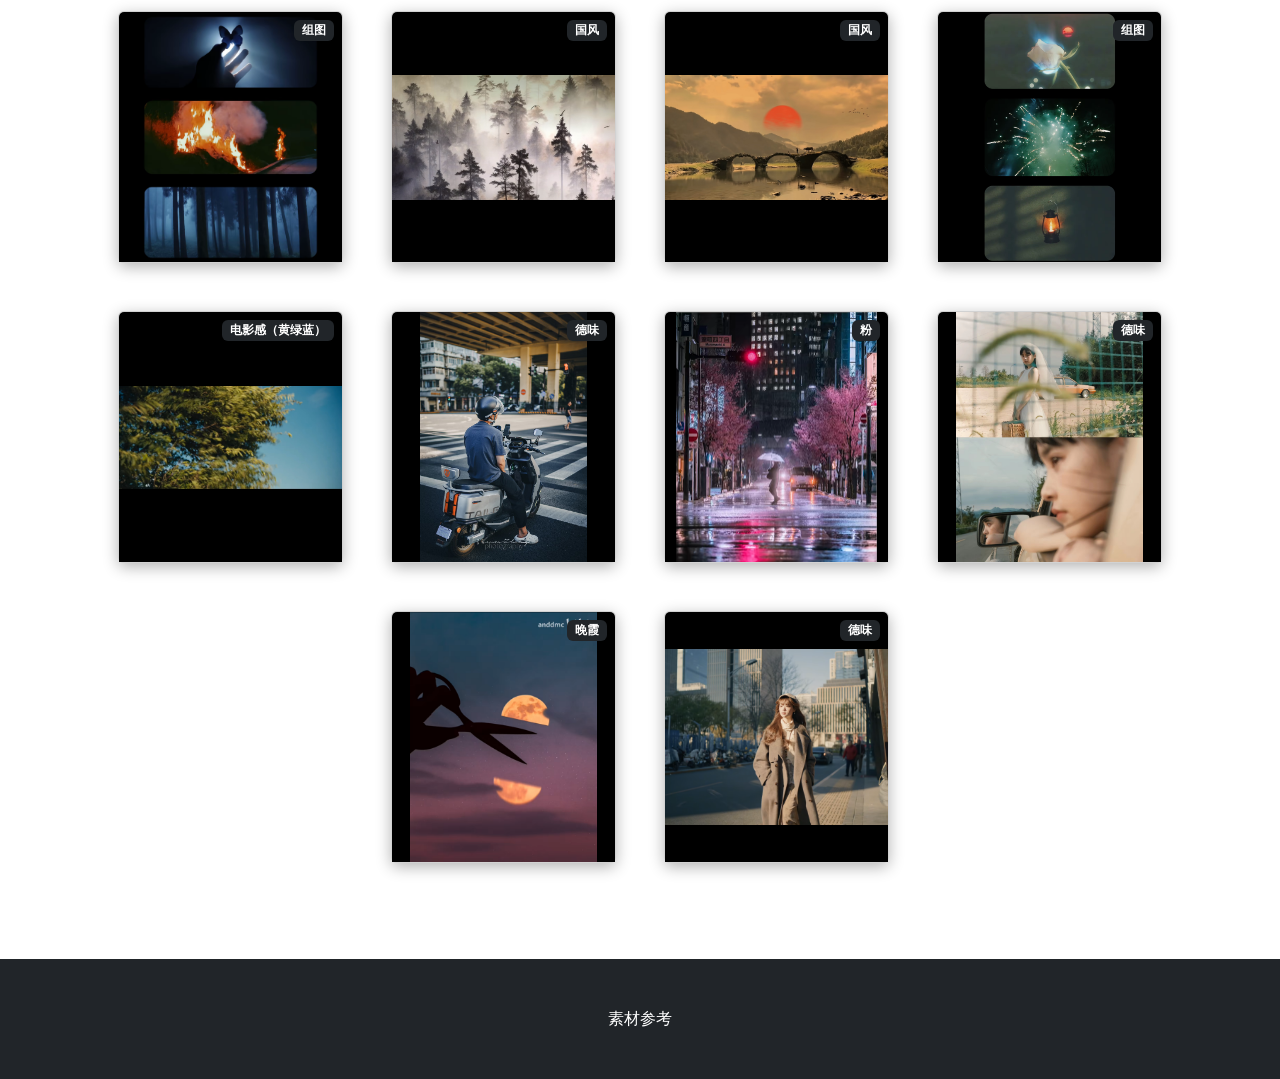
<file: Photography/reference/index.html>
<!DOCTYPE html>
<html lang="en">
    <head>
        <meta charset="utf-8" />
        <meta name="viewport" content="width=device-width, initial-scale=1, shrink-to-fit=no" />
        <meta name="description" content="" />
        <meta name="author" content="" />
        <title>Photography Reference</title>
        <!-- Favicon-->
        <link rel="icon" type="image/x-icon" href="assets/favicon.ico" />
        <!-- Bootstrap icons-->
        <link href="https://cdn.jsdelivr.net/npm/bootstrap-icons@1.5.0/font/bootstrap-icons.css" rel="stylesheet" />
        <!-- Core theme CSS (includes Bootstrap)-->
        <link href="css/styles.css" rel="stylesheet" />
        <!-- Custom CSS for dropdown submenu, modal, and image styling -->
        <style>
            .dropdown-submenu {
                position: relative;
            }
            
            .dropdown-submenu .dropdown-menu {
                top: 0;
                left: 100%;
                margin-top: -1px;
                display: none;
            }
            
            .dropdown-submenu.show > .dropdown-menu {
                display: block;
            }
            
            /* Modal styling */
            .modal-dialog.modal-xl {
                max-width: 90vw;
                max-height: 90vh;
                margin: 5vh auto;
            }
            
            .modal-body {
                max-height: calc(90vh - 120px);
                overflow-y: auto;
            }
            
            /* Image container styling with shadow effect */
            .card {
                box-shadow: 0 4px 15px rgba(0, 0, 0, 0.3);
                transition: transform 0.3s ease, box-shadow 0.3s ease;
            }
            
            .card:hover {
                transform: translateY(-5px);
                box-shadow: 0 8px 25px rgba(0, 0, 0, 0.4);
            }
            
            /* Image styling to fill container with black background */
            .card-img-top {
                width: 100%;
                height: 250px;
                object-fit: contain;
                background-color: #000;
                object-position: center;
            }
            
            /* Modal image styling */
            #modal-content img {
                max-width: 100%;
                height: auto;
                max-height: 70vh;
                object-fit: contain;
                background-color: #000;
                margin: 0 auto;
                display: block;
            }
            
            /* 修复子菜单显示问题 */
            .dropdown-submenu {
                position: relative;
            }
            
            .dropdown-submenu .dropdown-menu {
                top: 0;
                left: 100%;
                margin-top: -1px;
                display: none;
                position: absolute;
                z-index: 1000;
                min-width: 150px;
            }
            
            /* 当子菜单本身有show类时显示 */
            .dropdown-submenu .dropdown-menu.show {
                display: block;
            }
            
            /* 确保鼠标可以在主菜单和子菜单之间移动 */
            .dropdown-submenu:hover > .dropdown-menu {
                display: block;
            }
            
            /* 修复hover时的显示问题 */
            .dropdown-menu .dropdown-submenu:hover > .dropdown-menu {
                display: block;
            }
            
            /* Text container styling */
            .bg-light.rounded pre {
                margin: 0 auto;
                display: block;
                text-align: center;
                max-width: 100%;
                width: fit-content;
                background-color: #f8f9fa;
                padding: 1rem;
                border-radius: 0.375rem;
                white-space: pre-wrap;
                word-wrap: break-word;
            }
            
            /* Main category styling */
            .main-category-item {
                font-weight: bold;
                color: #212529;
                background-color: #f8f9fa;
                cursor: default;
                padding: 0.25rem 1rem;
            }
            
            /* Sub category styling with indentation */
            .sub-category-item {
                padding-left: 2rem;
                font-weight: normal;
            }
            
            /* Category container styling */
            .category-container {
                margin-bottom: 0.5rem;
            }
            
            /* Sub category always visible with indentation */
            .sub-category-item {
                display: block;
                position: static;
                border: none;
                box-shadow: none;
                padding-left: 2rem;
            }
        </style>
    </head>
    <body>
        <!-- Navigation-->
        <nav class="navbar navbar-expand-lg navbar-light bg-light">
            <div class="container px-4 px-lg-5">
                <!-- 返回按钮 -->
                <a class="btn btn-outline-dark me-3" href="../index.html" style="display: flex; align-items: center; gap: 5px; color: #212529; border-color: #6c757d; transition: all 0.2s ease;">
                    <i class="bi bi-arrow-left"></i> 返回
                    <style>
                        /* 悬停效果 */
                        .btn-outline-dark:hover {
                            color: white !important;
                            background-color: #212529 !important;
                            border-color: #212529 !important;
                        }
                        .btn-outline-dark:hover i {
                            color: white !important;
                        }
                    </style>
                </a>
                <a class="navbar-brand" href="#!">素材参考</a>
                <button class="navbar-toggler" type="button" data-bs-toggle="collapse" data-bs-target="#navbarSupportedContent" aria-controls="navbarSupportedContent" aria-expanded="false" aria-label="Toggle navigation"><span class="navbar-toggler-icon"></span></button>
                <div class="collapse navbar-collapse" id="navbarSupportedContent">
                    <ul class="navbar-nav me-auto mb-2 mb-lg-0 ms-lg-4">
                        <li class="nav-item dropdown">
                            <a class="nav-link dropdown-toggle" id="navbarDropdown" href="#" role="button" data-bs-toggle="dropdown" aria-expanded="false">筛选</a>
                            <ul class="dropdown-menu" aria-labelledby="navbarDropdown">
                                <!-- Dropdown menu will be dynamically generated by JavaScript -->
                            </ul>
                        </li>
                    </ul>
                </div>
            </div>
        </nav>
        <!-- Header-->
        <header class="bg-dark py-5">
            <div class="container px-4 px-lg-5 my-5">
                <div class="text-center text-white">
                    <h1 class="display-4 fw-bolder">素材参考</h1>
                </div>
            </div>
        </header>
        <!-- Section-->
        <section class="py-5">
            <div class="container px-4 px-lg-5 mt-5">
                <div class="row gx-4 gx-lg-5 row-cols-2 row-cols-md-3 row-cols-xl-4 justify-content-center" id="image-gallery">
                    <!-- Image cards will be dynamically generated by JavaScript -->
                </div>
            </div>
        </section>
        
        <!-- Image Modal -->
        <div class="modal fade" id="imageModal" tabindex="-1" aria-labelledby="imageModalLabel" aria-hidden="true">
            <div class="modal-dialog modal-xl">
                <div class="modal-content">
                    <div class="modal-header">
                        <h5 class="modal-title" id="imageModalLabel">图片详情</h5>
                        <button type="button" class="btn-close" data-bs-dismiss="modal" aria-label="Close"></button>
                    </div>
                    <div class="modal-body">
                        <div id="modal-content">
                            <!-- Modal content will be dynamically generated by JavaScript -->
                        </div>
                    </div>
                </div>
            </div>
        </div>
        
        <!-- Footer-->
        <footer class="py-5 bg-dark">
            <div class="container"><p class="m-0 text-center text-white">素材参考</p></div>
        </footer>
        
        <!-- Bootstrap core JS-->
        <script src="https://cdn.jsdelivr.net/npm/bootstrap@5.2.3/dist/js/bootstrap.bundle.min.js"></script>
        <!-- File data script -->
        <script src="assets/js/fileData.js"></script>
        <!-- Core theme JS-->
        <script src="js/scripts.js"></script>
    </body>
</html>
</file>
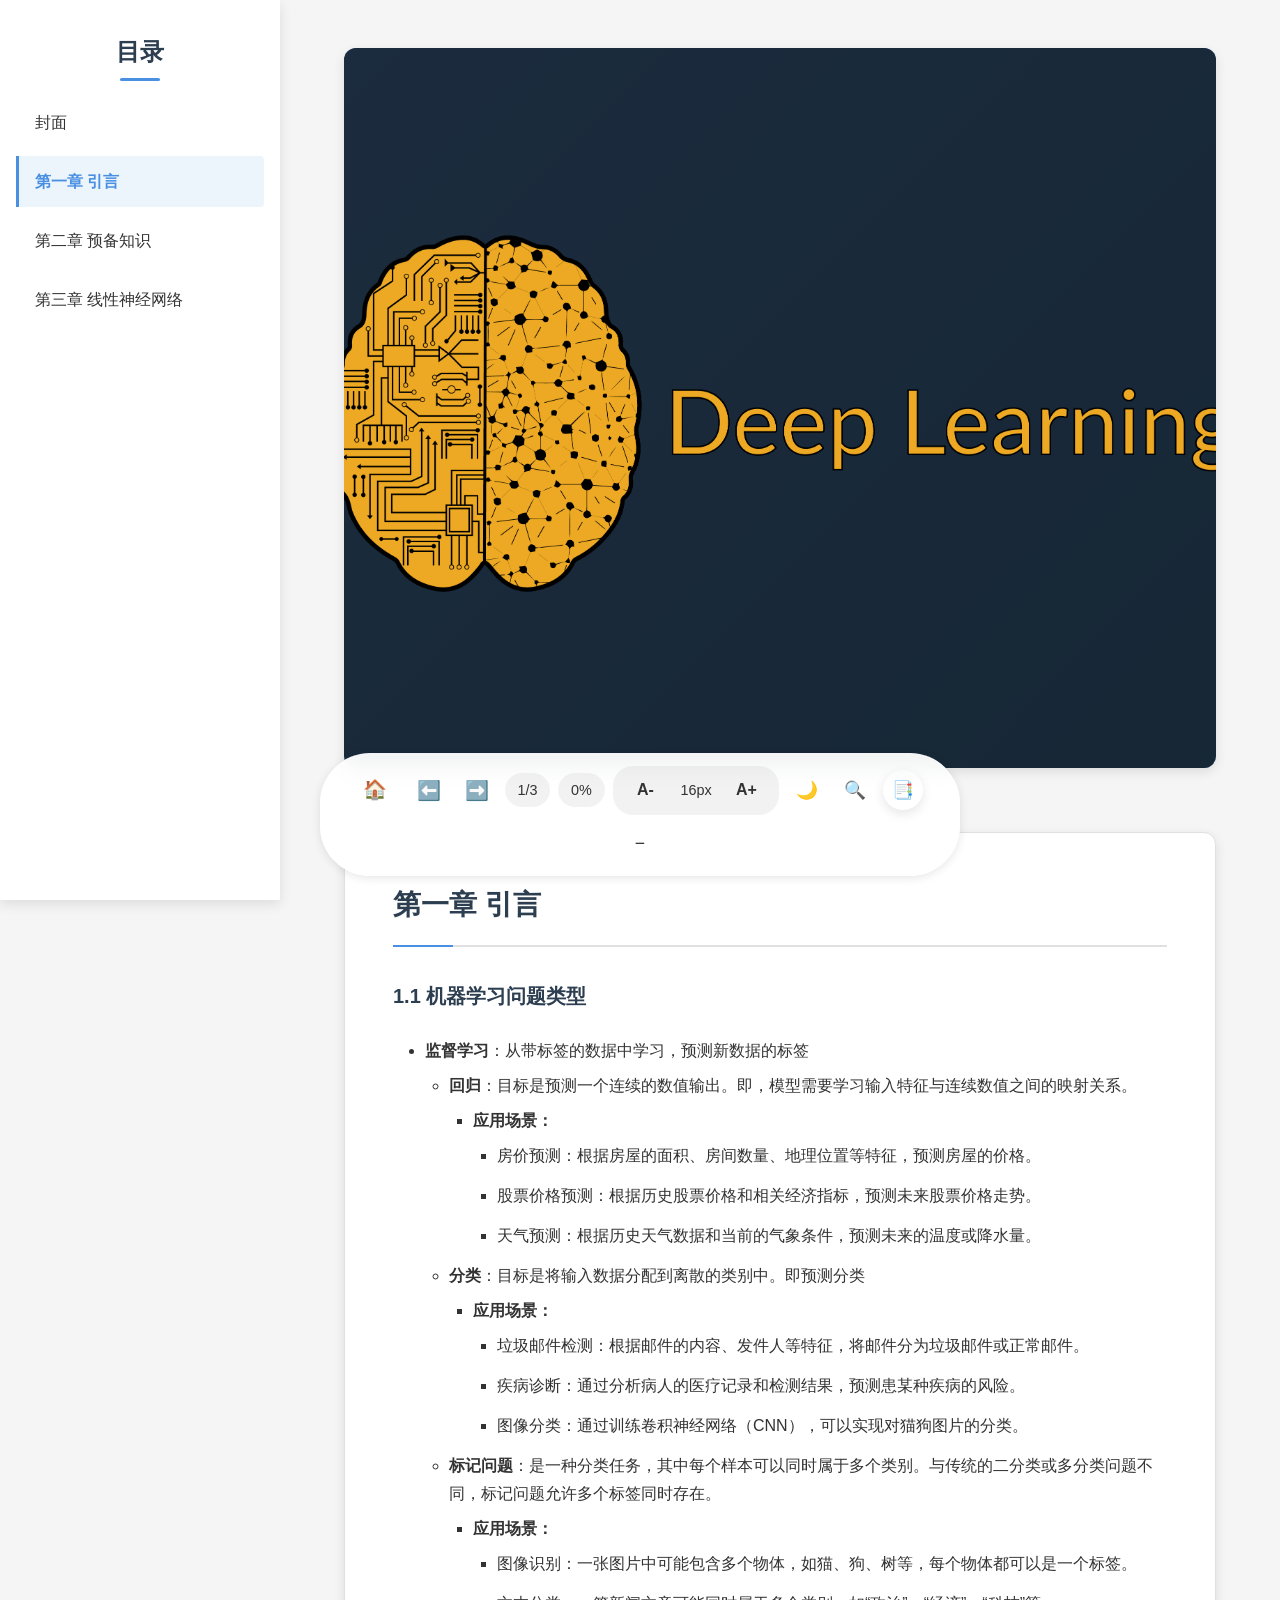
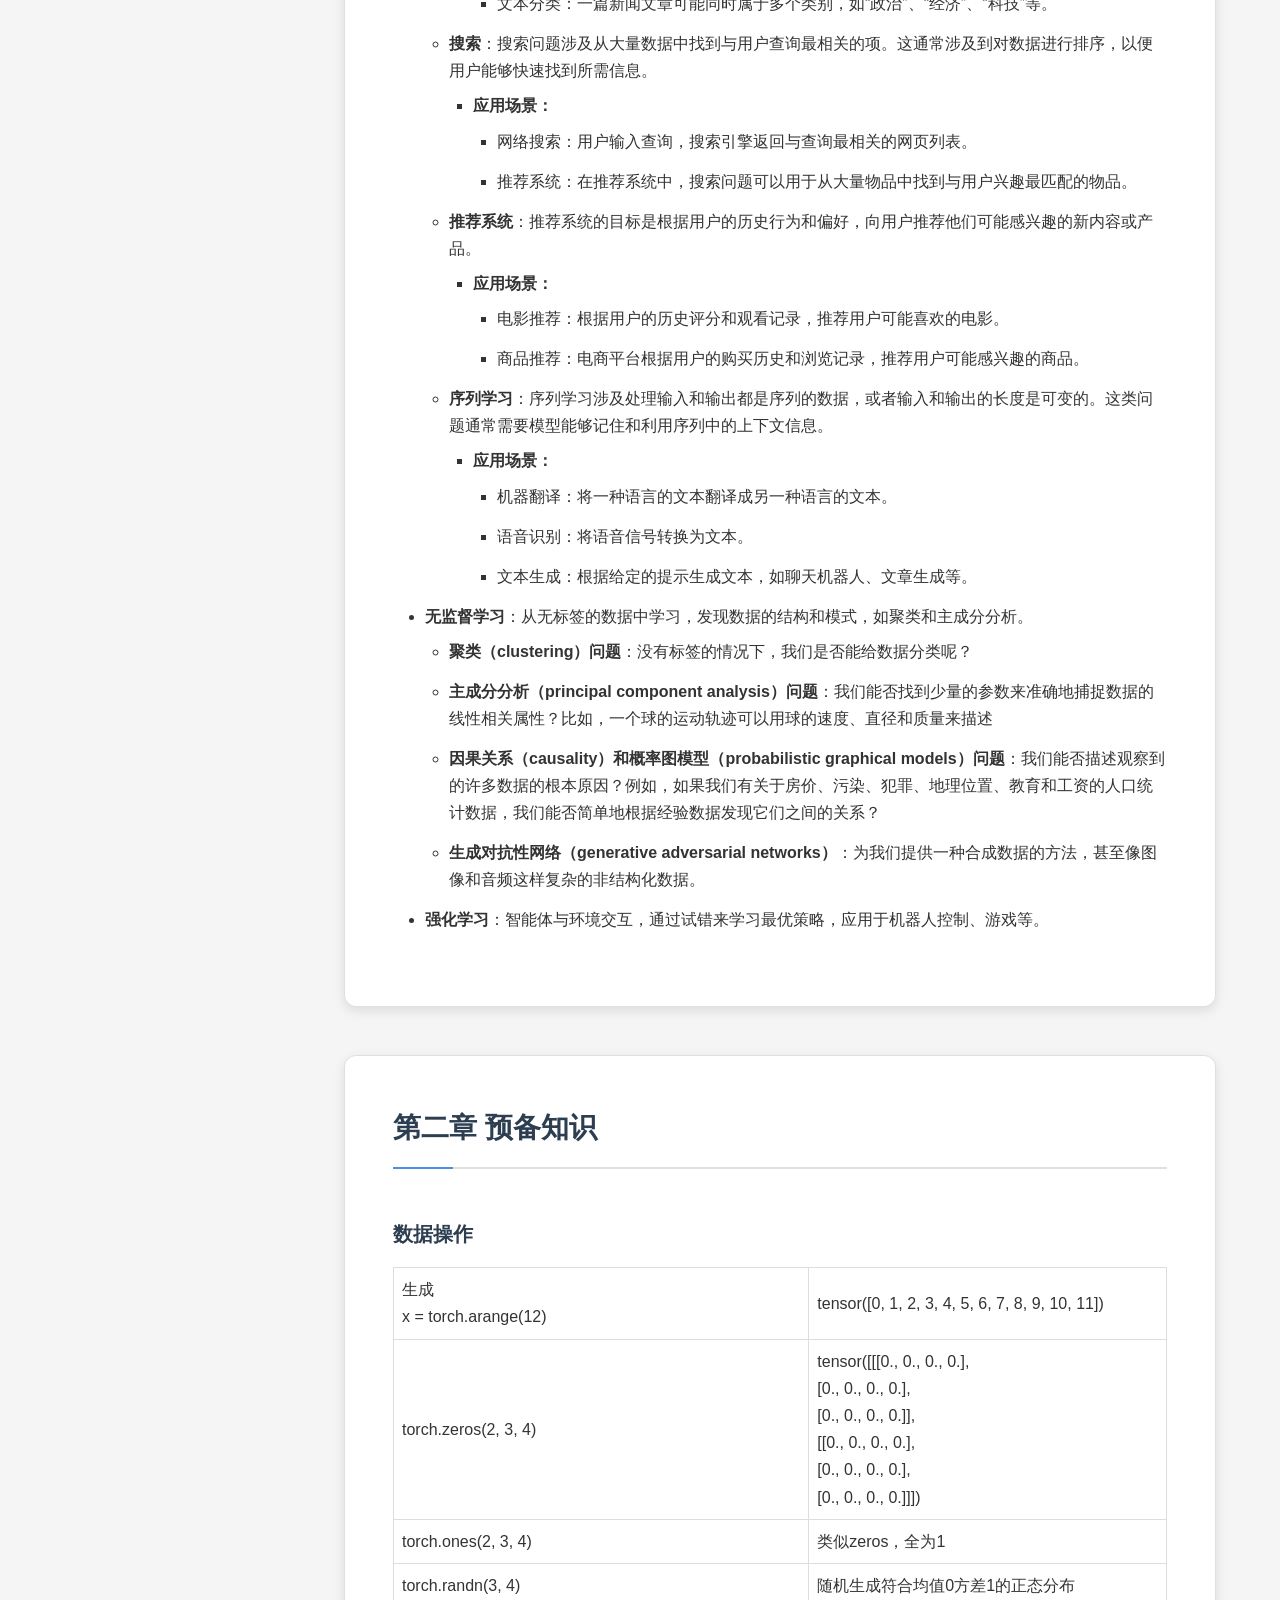
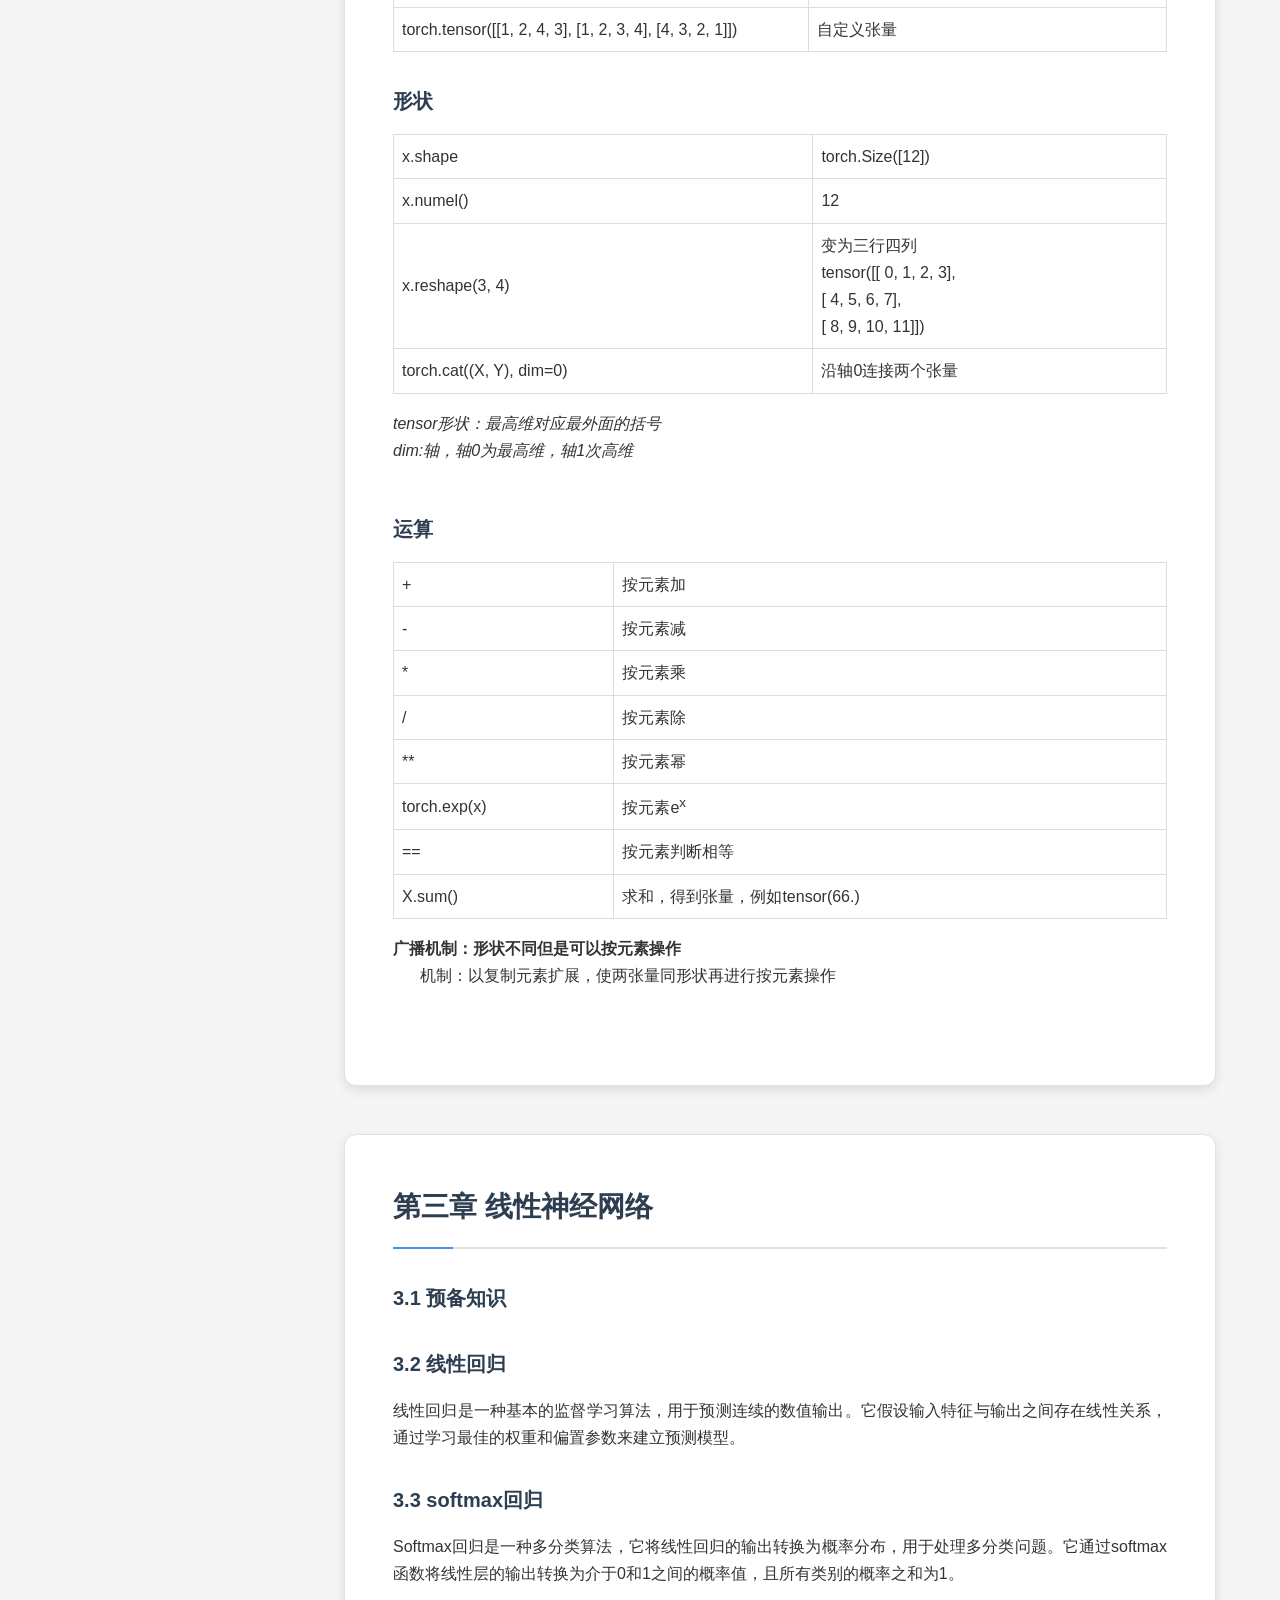
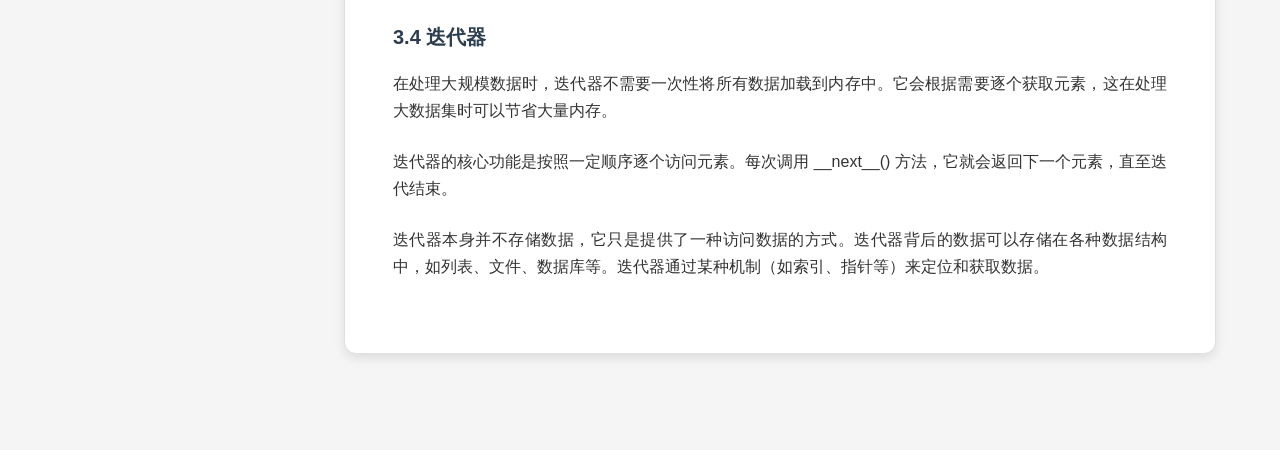
<file: Note/深度学习/book.html>
<!DOCTYPE html>
<html lang="zh-CN">
<head>
    <meta charset="UTF-8">
    <meta name="viewport" content="width=device-width, initial-scale=1.0">
    <title>我的电子书</title>
    <link rel="stylesheet" href="styles.css">
</head>
<body>

    
    <!-- 动态目录侧边栏 -->
    <aside class="sidebar" id="sidebar">
        <div class="toc-container">
            <nav class="toc">
                <h3 class="toc-title">目录</h3>
                <ul class="toc-list">
                    <li class="toc-item"><a href="#cover" class="toc-link">封面</a></li>
                    <li class="toc-item"><a href="#chapter-1" class="toc-link">第一章 引言</a></li>
                    <li class="toc-item"><a href="#chapter-2" class="toc-link">第二章 预备知识</a></li>
                    <li class="toc-item"><a href="#chapter-3" class="toc-link">第三章 线性神经网络</a></li>

                </ul>
            </nav>
        </div>
    </aside>
    
    <!-- 主内容区 -->
    <main class="book-container">
        <!-- 封面页 -->
        <article class="cover-page" id="cover">
            <img src="data/deeplearning.png" alt="深度学习封面" class="cover-image">
        </article>
    
        <!-- 第一章 引言 -->
        <article class="chapter" id="chapter-1" data-chapter-title="第一章 引言">
            <h2>第一章 引言</h2>
            <h3>1.1 机器学习问题类型</h3>
            
            <ul>
                <li>
                    <strong>监督学习</strong>：从带标签的数据中学习，预测新数据的标签
                    <ul>
                        <li>
                            <strong>回归</strong>：目标是预测一个连续的数值输出。即，模型需要学习输入特征与连续数值之间的映射关系。
                            <ul>
                                <li>
                                    <strong>应用场景：</strong>
                                    <ul>
                                        <li>房价预测：根据房屋的面积、房间数量、地理位置等特征，预测房屋的价格。</li>
                                        <li>股票价格预测：根据历史股票价格和相关经济指标，预测未来股票价格走势。</li>
                                        <li>天气预测：根据历史天气数据和当前的气象条件，预测未来的温度或降水量。</li>
                                    </ul>
                                </li>
                            </ul>
                        </li>
                        <li>
                            <strong>分类</strong>：目标是将输入数据分配到离散的类别中。即预测分类
                            <ul>
                                <li>
                                    <strong>应用场景：</strong>
                                    <ul>
                                        <li>垃圾邮件检测：根据邮件的内容、发件人等特征，将邮件分为垃圾邮件或正常邮件。</li>
                                        <li>疾病诊断：通过分析病人的医疗记录和检测结果，预测患某种疾病的风险。</li>
                                        <li>图像分类：通过训练卷积神经网络（CNN），可以实现对猫狗图片的分类。</li>
                                    </ul>
                                </li>
                            </ul>
                        </li>
                        <li>
                            <strong>标记问题</strong>：是一种分类任务，其中每个样本可以同时属于多个类别。与传统的二分类或多分类问题不同，标记问题允许多个标签同时存在。
                            <ul>
                                <li>
                                    <strong>应用场景：</strong>
                                    <ul>
                                        <li>图像识别：一张图片中可能包含多个物体，如猫、狗、树等，每个物体都可以是一个标签。</li>
                                        <li>文本分类：一篇新闻文章可能同时属于多个类别，如“政治”、“经济”、“科技”等。</li>
                                    </ul>
                                </li>
                            </ul>
                        </li>
                        <li>
                            <strong>搜索</strong>：搜索问题涉及从大量数据中找到与用户查询最相关的项。这通常涉及到对数据进行排序，以便用户能够快速找到所需信息。
                            <ul>
                                <li>
                                    <strong>应用场景：</strong>
                                    <ul>
                                        <li>网络搜索：用户输入查询，搜索引擎返回与查询最相关的网页列表。</li>
                                        <li>推荐系统：在推荐系统中，搜索问题可以用于从大量物品中找到与用户兴趣最匹配的物品。</li>
                                    </ul>
                                </li>
                            </ul>
                        </li>
                        <li>
                            <strong>推荐系统</strong>：推荐系统的目标是根据用户的历史行为和偏好，向用户推荐他们可能感兴趣的新内容或产品。
                            <ul>
                                <li>
                                    <strong>应用场景：</strong>
                                    <ul>
                                        <li>电影推荐：根据用户的历史评分和观看记录，推荐用户可能喜欢的电影。</li>
                                        <li>商品推荐：电商平台根据用户的购买历史和浏览记录，推荐用户可能感兴趣的商品。</li>
                                    </ul>
                                </li>
                            </ul>
                        </li>
                        <li>
                            <strong>序列学习</strong>：序列学习涉及处理输入和输出都是序列的数据，或者输入和输出的长度是可变的。这类问题通常需要模型能够记住和利用序列中的上下文信息。
                            <ul>
                                <li>
                                    <strong>应用场景：</strong>
                                    <ul>
                                        <li>机器翻译：将一种语言的文本翻译成另一种语言的文本。</li>
                                        <li>语音识别：将语音信号转换为文本。</li>
                                        <li>文本生成：根据给定的提示生成文本，如聊天机器人、文章生成等。</li>
                                    </ul>
                                </li>
                            </ul>
                        </li>
                    </ul>
                </li>

                <li>
                    <strong>无监督学习</strong>：从无标签的数据中学习，发现数据的结构和模式，如聚类和主成分分析。
                    <ul>
                        <li><strong>聚类（clustering）问题</strong>：没有标签的情况下，我们是否能给数据分类呢？</li>
                        <li><strong>主成分分析（principal component analysis）问题</strong>：我们能否找到少量的参数来准确地捕捉数据的线性相关属性？比如，一个球的运动轨迹可以用球的速度、直径和质量来描述</li>
                        <li><strong>因果关系（causality）和概率图模型（probabilistic graphical models）问题</strong>：我们能否描述观察到的许多数据的根本原因？例如，如果我们有关于房价、污染、犯罪、地理位置、教育和工资的人口统计数据，我们能否简单地根据经验数据发现它们之间的关系？</li>
                        <li><strong>生成对抗性网络（generative adversarial networks）</strong>：为我们提供一种合成数据的方法，甚至像图像和音频这样复杂的非结构化数据。</li>
                    </ul>
                </li>
                <li>
                    <strong>强化学习</strong>：智能体与环境交互，通过试错来学习最优策略，应用于机器人控制、游戏等。
                </li>
            </ul>
        </article>
    
        <!-- 第二章 预备知识 -->
        <article class="chapter" id="chapter-2" data-chapter-title="第二章 预备知识">
            <h2>第二章 预备知识</h2>
            <div style="margin: 3rem 0;">
                <h3>数据操作</h3>
                <table style="width: 100%; border-collapse: collapse; margin: 1rem 0;">
                    <tbody>
                        <tr>
                            <td style="border: 1px solid #ddd; padding: 8px;">生成<br>x = torch.arange(12)</td>
                            <td style="border: 1px solid #ddd; padding: 8px;">tensor([0, 1, 2, 3, 4, 5, 6, 7, 8, 9, 10, 11])
                            </td>
                        </tr>
                        <tr>
                            <td style="border: 1px solid #ddd; padding: 8px;">torch.zeros(2, 3, 4)</td>
                            <td style="border: 1px solid #ddd; padding: 8px;">tensor([[[0., 0., 0., 0.],<br> [0., 0., 0.,
                                0.],<br> [0., 0., 0., 0.]],<br> [[0., 0., 0., 0.],<br> [0., 0., 0., 0.],<br> [0., 0., 0.,
                                0.]]])</td>
                        </tr>
                        <tr>
                            <td style="border: 1px solid #ddd; padding: 8px;">torch.ones(2, 3, 4)</td>
                            <td style="border: 1px solid #ddd; padding: 8px;">类似zeros，全为1</td>
                        </tr>
                        <tr>
                            <td style="border: 1px solid #ddd; padding: 8px;">torch.randn(3, 4)</td>
                            <td style="border: 1px solid #ddd; padding: 8px;">随机生成符合均值0方差1的正态分布</td>
                        </tr>
                        <tr>
                            <td style="border: 1px solid #ddd; padding: 8px;">torch.tensor([[1, 2, 4, 3], [1, 2, 3, 4], [4,
                                3, 2, 1]])</td>
                            <td style="border: 1px solid #ddd; padding: 8px;">自定义张量</td>
                        </tr>
                    </tbody>
                </table>
    
                <h3>形状</h3>
                <table style="width: 100%; border-collapse: collapse; margin: 1rem 0;">
                    <tbody>
                        <tr>
                            <td style="border: 1px solid #ddd; padding: 8px;">x.shape</td>
                            <td style="border: 1px solid #ddd; padding: 8px;">torch.Size([12])</td>
                        </tr>
                        <tr>
                            <td style="border: 1px solid #ddd; padding: 8px;">x.numel()</td>
                            <td style="border: 1px solid #ddd; padding: 8px;">12</td>
                        </tr>
                        <tr>
                            <td style="border: 1px solid #ddd; padding: 8px;">x.reshape(3, 4)</td>
                            <td style="border: 1px solid #ddd; padding: 8px;">变为三行四列<br>tensor([[ 0, 1, 2, 3],<br> [ 4, 5,
                                6, 7],<br> [ 8, 9, 10, 11]])</td>
                        </tr>
                        <tr>
                            <td style="border: 1px solid #ddd; padding: 8px;">torch.cat((X, Y), dim=0)</td>
                            <td style="border: 1px solid #ddd; padding: 8px;">沿轴0连接两个张量</td>
                        </tr>
                    </tbody>
                </table>
    
                <p style="margin-top: 1rem; font-style: italic;">tensor形状：最高维对应最外面的括号<br>dim:轴，轴0为最高维，轴1次高维</p>
            </div>
    
            <div style="margin: 3rem 0;">
                <h3>运算</h3>
                <table style="width: 100%; border-collapse: collapse; margin: 1rem 0;">
                    <tbody>
                        <tr>
                            <td style="border: 1px solid #ddd; padding: 8px;">+</td>
                            <td style="border: 1px solid #ddd; padding: 8px;">按元素加</td>
                        </tr>
                        <tr>
                            <td style="border: 1px solid #ddd; padding: 8px;">-</td>
                            <td style="border: 1px solid #ddd; padding: 8px;">按元素减</td>
                        </tr>
                        <tr>
                            <td style="border: 1px solid #ddd; padding: 8px;">*</td>
                            <td style="border: 1px solid #ddd; padding: 8px;">按元素乘</td>
                        </tr>
                        <tr>
                            <td style="border: 1px solid #ddd; padding: 8px;">/</td>
                            <td style="border: 1px solid #ddd; padding: 8px;">按元素除</td>
                        </tr>
                        <tr>
                            <td style="border: 1px solid #ddd; padding: 8px;">**</td>
                            <td style="border: 1px solid #ddd; padding: 8px;">按元素幂</td>
                        </tr>
                        <tr>
                            <td style="border: 1px solid #ddd; padding: 8px;">torch.exp(x)</td>
                            <td style="border: 1px solid #ddd; padding: 8px;">按元素e<sup>x</sup></td>
                        </tr>
                        <tr>
                            <td style="border: 1px solid #ddd; padding: 8px;">==</td>
                            <td style="border: 1px solid #ddd; padding: 8px;">按元素判断相等</td>
                        </tr>
                        <tr>
                            <td style="border: 1px solid #ddd; padding: 8px;">X.sum()</td>
                            <td style="border: 1px solid #ddd; padding: 8px;">求和，得到张量，例如tensor(66.)</td>
                        </tr>
                    </tbody>
                </table>
    
                <h4>广播机制：形状不同但是可以按元素操作</h4>
                <p>&nbsp;&nbsp;&nbsp;&nbsp;&nbsp;&nbsp;机制：以复制元素扩展，使两张量同形状再进行按元素操作</p>
            </div>
        </article>
    
        <!-- 第三章 线性神经网络 -->
        <article class="chapter" id="chapter-3" data-chapter-title="第三章 线性神经网络">
            <h2>第三章 线性神经网络</h2>
    
            <h3>3.1 预备知识</h3>
    
            <h3>3.2 线性回归</h3>
            <p>线性回归是一种基本的监督学习算法，用于预测连续的数值输出。它假设输入特征与输出之间存在线性关系，通过学习最佳的权重和偏置参数来建立预测模型。</p>
    
            <h3>3.3 softmax回归</h3>
            <p>Softmax回归是一种多分类算法，它将线性回归的输出转换为概率分布，用于处理多分类问题。它通过softmax函数将线性层的输出转换为介于0和1之间的概率值，且所有类别的概率之和为1。</p>
    
            <h3>3.4 迭代器</h3>
            <p>在处理大规模数据时，迭代器不需要一次性将所有数据加载到内存中。它会根据需要逐个获取元素，这在处理大数据集时可以节省大量内存。</p>
            <p>迭代器的核心功能是按照一定顺序逐个访问元素。每次调用 __next__() 方法，它就会返回下一个元素，直至迭代结束。</p>
            <p>迭代器本身并不存储数据，它只是提供了一种访问数据的方式。迭代器背后的数据可以存储在各种数据结构中，如列表、文件、数据库等。迭代器通过某种机制（如索引、指针等）来定位和获取数据。</p>
        </article>
    </main>

    <!-- 阅读工具栏 -->
    <div class="reading-tools">
        <!-- 返回主页按钮 -->
        <a href="../../index.html" class="nav-btn home-btn" aria-label="返回主页" title="返回主页">🏠</a>
        <!-- 上一章/下一章导航 -->
        <div class="chapter-nav">
            <button class="nav-btn prev-chapter" id="prevChapter" aria-label="上一章">⬅️</button>
            <button class="nav-btn next-chapter" id="nextChapter" aria-label="下一章">➡️</button>
        </div>
        <!-- 当前章节信息 -->
        <div class="current-chapter-info" id="currentChapterInfo">
            <span class="chapter-number">1/6</span>
        </div>
        <!-- 阅读进度显示 -->
        <div class="reading-progress-display" id="readingProgressDisplay">
            <span class="progress-text">0%</span>
        </div>
        <!-- 字体大小调整 -->
        <div class="font-size-controls">
            <button class="font-btn decrease-font" id="decreaseFont" aria-label="减小字体">A-</button>
            <span class="font-size-display">16px</span>
            <button class="font-btn increase-font" id="increaseFont" aria-label="增大字体">A+</button>
        </div>
        <!-- 主题切换按钮 -->
        <button class="theme-toggle" id="themeToggle" aria-label="切换主题">🌙</button>
        <!-- 搜索按钮 -->
        <button class="search-btn" id="searchBtn" aria-label="搜索">🔍</button>
        <button class="sidebar-toggle" id="sidebarToggle" aria-label="切换目录">📑</button>
        <!-- 工具栏折叠按钮 -->
        <button class="collapse-toggle" id="collapseToggle" aria-label="折叠工具栏">−</button>
    </div>
    
    <!-- 搜索模态框 -->
    <div class="search-modal" id="searchModal">
        <div class="search-content">
            <div class="search-header">
                <h3>搜索</h3>
                <button class="close-btn" id="closeSearch" aria-label="关闭搜索">×</button>
            </div>
            <div class="search-input-container">
                <input type="text" id="searchInput" placeholder="输入搜索内容..." autocomplete="off">
            </div>
            <div class="search-results" id="searchResults"></div>
        </div>
    </div>

    <!-- 阅读进度条 -->
    <div class="reading-progress" id="readingProgress"></div>

    <!-- 主脚本 -->
    <script src="script.js"></script>
</body>
</html>
</file>
<file: assets/css/prism.css>
/* PrismJS 1.30.0
https://prismjs.com/download#themes=prism-tomorrow&languages=markup+css+clike+javascript+c+cpp+java+markdown+python */
/**
 * prism.js tomorrow night eighties theme for JavaScript, CoffeeScript, CSS and HTML
 * Based on https://github.com/chriskempson/tomorrow-theme
 * @author Rose Pritchard
 */

code[class*="language-"],
pre[class*="language-"] {
	color: #ccc;
	background: none;
	font-family: Consolas, Monaco, 'Andale Mono', 'Ubuntu Mono', monospace;
	font-size: 1em;
	text-align: left;
	white-space: pre;
	word-spacing: normal;
	word-break: normal;
	word-wrap: normal;
	line-height: 1.5;

	-moz-tab-size: 4;
	-o-tab-size: 4;
	tab-size: 4;

	-webkit-hyphens: none;
	-moz-hyphens: none;
	-ms-hyphens: none;
	hyphens: none;

}

/* Code blocks */
pre[class*="language-"] {
	padding: 1em;
	margin: .5em 0;
	overflow: auto;
}

:not(pre) > code[class*="language-"],
pre[class*="language-"] {
	background: #2d2d2d;
}

/* Inline code */
:not(pre) > code[class*="language-"] {
	padding: .1em;
	border-radius: .3em;
	white-space: normal;
}

.token.comment,
.token.block-comment,
.token.prolog,
.token.doctype,
.token.cdata {
	color: #999;
}

.token.punctuation {
	color: #ccc;
}

.token.tag,
.token.attr-name,
.token.namespace,
.token.deleted {
	color: #e2777a;
}

.token.function-name {
	color: #6196cc;
}

.token.boolean,
.token.number,
.token.function {
	color: #f08d49;
}

.token.property,
.token.class-name,
.token.constant,
.token.symbol {
	color: #f8c555;
}

.token.selector,
.token.important,
.token.atrule,
.token.keyword,
.token.builtin {
	color: #cc99cd;
}

.token.string,
.token.char,
.token.attr-value,
.token.regex,
.token.variable {
	color: #7ec699;
}

.token.operator,
.token.entity,
.token.url {
	color: #67cdcc;
}

.token.important,
.token.bold {
	font-weight: bold;
}
.token.italic {
	font-style: italic;
}

.token.entity {
	cursor: help;
}

.token.inserted {
	color: green;
}
</file>
<file: Note/大学笔记/style.css>
/* 全局样式重置 */
* {
    margin: 0;
    padding: 0;
    box-sizing: border-box;
}

/* 基础样式 */
body {
    font-family: 'Segoe UI', Tahoma, Geneva, Verdana, sans-serif;
    line-height: 1.6;
    color: #333;
    background-color: #f5f5f5;
}

.container {
    max-width: 1200px;
    margin: 0 auto;
    padding: 20px;
}

/* 头部样式 */
.header {
    background-color: #4a6fa5;
    color: white;
    padding: 20px;
    border-radius: 8px;
    margin-bottom: 20px;
    box-shadow: 0 2px 10px rgba(0, 0, 0, 0.1);
    transition: all 0.3s ease;
}

/* 头部收缩效果 */
.header.collapsed {
    padding: 10px 20px;
}

.header.collapsed h1 {
    font-size: 18px;
    margin-bottom: 0;
}

.header.collapsed .nav {
    display: none;
}

.header-top {
    display: flex;
    align-items: center;
    justify-content: center;
    margin-bottom: 15px;
    position: relative;
}

/* 返回按钮样式 */
.back-btn {
    position: absolute;
    left: 0;
    background-color: rgba(255, 255, 255, 0.2);
    color: white;
    border: none;
    padding: 8px 16px;
    border-radius: 4px;
    font-size: 14px;
    cursor: pointer;
    transition: background-color 0.3s ease;
}

.back-btn:hover {
    background-color: rgba(255, 255, 255, 0.3);
}

.header h1 {
    font-size: 24px;
    margin-bottom: 15px;
    text-align: center;
}

/* 导航样式 */
.nav-list {
    display: flex;
    justify-content: center;
    list-style: none;
}

.nav-item {
    margin: 0 15px;
}

.nav-item a {
    color: white;
    text-decoration: none;
    font-size: 16px;
    padding: 8px 16px;
    border-radius: 4px;
    transition: background-color 0.3s ease;
}

.nav-item a:hover,
.nav-item a.active {
    background-color: rgba(255, 255, 255, 0.2);
}

/* 二级导航样式 */
.sub-nav {
    background-color: white;
    padding: 15px;
    border-radius: 8px;
    margin-bottom: 20px;
    box-shadow: 0 2px 10px rgba(0, 0, 0, 0.1);
    display: none;
}

.sub-nav.show {
    display: block;
}

.sub-nav-list {
    display: flex;
    list-style: none;
}

.sub-nav-item {
    margin: 0 10px;
}

.sub-nav-item a {
    color: #4a6fa5;
    text-decoration: none;
    font-size: 14px;
    padding: 6px 12px;
    border-radius: 4px;
    transition: background-color 0.3s ease;
}

.sub-nav-item a:hover,
.sub-nav-item a.active {
    background-color: rgba(74, 111, 165, 0.1);
}

/* 内容区域样式 */
.main-content {
    background-color: white;
    padding: 20px;
    border-radius: 8px;
    box-shadow: 0 2px 10px rgba(0, 0, 0, 0.1);
}

.content-area {
    min-height: 400px;
    position: relative;
}

/* 加载状态样式 */
.loading {
    position: absolute;
    top: 50%;
    left: 50%;
    transform: translate(-50%, -50%);
    font-size: 16px;
    color: #4a6fa5;
    display: none;
}

.loading.show {
    display: block;
}

/* 笔记列表容器 */
.notes-list-container {
    transition: all 0.3s ease;
}

/* 笔记列表样式 */
.notes-list {
    display: grid;
    grid-template-columns: repeat(auto-fill, minmax(280px, 1fr));
    gap: 20px;
    margin-top: 20px;
}

.note-item {
    background-color: #f9f9f9;
    padding: 15px;
    border-radius: 8px;
    box-shadow: 0 2px 5px rgba(0, 0, 0, 0.05);
    transition: transform 0.3s ease, box-shadow 0.3s ease;
}

.note-item:hover {
    transform: translateY(-2px);
    box-shadow: 0 4px 10px rgba(0, 0, 0, 0.1);
}

.note-item h3 {
    font-size: 16px;
    margin-bottom: 10px;
    color: #4a6fa5;
}


.note-file {
    display: flex;
    align-items: center;
    margin-bottom: 8px;
    font-size: 14px;
}

.note-file a {
    color: #333;
    text-decoration: none;
    display: flex;
    align-items: center;
    transition: color 0.3s ease;
}

.note-file a:hover {
    color: #4a6fa5;
}

.note-file i {
    margin-right: 8px;
    color: #4a6fa5;
}

/* 总结按钮样式 */
.summary-btn {
    background-color: #4a6fa5;
    color: white;
    border: none;
    padding: 6px 12px;
    border-radius: 4px;
    font-size: 12px;
    cursor: pointer;
    margin-top: 10px;
    transition: background-color 0.3s ease;
}

.summary-btn:hover {
    background-color: #3a5a85;
}

/* 弹窗样式 */
.modal {
    display: none;
    position: fixed;
    z-index: 1000;
    left: 0;
    top: 0;
    width: 100%;
    height: 100%;
    overflow: auto;
    background-color: rgba(0, 0, 0, 0.5);
}

.modal.show {
    display: block;
}

.modal-content {
    background-color: white;
    margin: 10% auto;
    padding: 20px;
    border-radius: 8px;
    width: 80%;
    max-width: 800px;
    position: relative;
    box-shadow: 0 4px 20px rgba(0, 0, 0, 0.15);
}

.close-btn {
    color: #aaa;
    float: right;
    font-size: 28px;
    font-weight: bold;
    cursor: pointer;
    transition: color 0.3s ease;
}

.close-btn:hover {
    color: #333;
}

.modal-content h3 {
    margin-bottom: 20px;
    color: #4a6fa5;
}

.modal-body {
    margin-top: 20px;
}

.summary-img {
    max-width: 100%;
    height: auto;
    border-radius: 4px;
}

/* 概率论图片展示 */
.probability-body {
    display: grid;
    grid-template-columns: repeat(auto-fit, minmax(200px, 1fr));
    gap: 15px;
}

.probability-img {
    max-width: 100%;
    height: auto;
    border-radius: 4px;
    box-shadow: 0 2px 5px rgba(0, 0, 0, 0.1);
}

/* 响应式设计 */
@media (max-width: 768px) {
    .container {
        padding: 10px;
    }

    .header h1 {
        font-size: 20px;
    }

    .back-btn {
        left: 5px;
        padding: 6px 12px;
        font-size: 12px;
    }

    .nav-list {
        justify-content: center;
        flex-wrap: wrap;
    }

    .nav-item {
        margin: 5px 10px;
    }

    .sub-nav-list {
        justify-content: center;
        flex-wrap: wrap;
    }

    .sub-nav-item {
        margin: 5px 10px;
    }

    .notes-list {
        grid-template-columns: 1fr;
    }

    .modal-content {
        width: 90%;
        margin: 20% auto;
    }

    .probability-body {
        grid-template-columns: 1fr;
    }
}

/* 动画效果 */
@keyframes fadeIn {
    from {
        opacity: 0;
        transform: translateY(10px);
    }
    to {
        opacity: 1;
        transform: translateY(0);
    }
}

.note-item {
    animation: fadeIn 0.3s ease;
}

.modal-content {
    animation: fadeIn 0.3s ease;
}

/* 图标样式（使用Font Awesome风格的图标） */
.note-file i::before {
    content: '';
    display: inline-block;
    width: 16px;
    height: 16px;
    margin-right: 8px;
    background-size: contain;
    background-repeat: no-repeat;
}

.note-file.pdf i::before {
    background-image: url('data:image/svg+xml;utf8,<svg xmlns="http://www.w3.org/2000/svg" viewBox="0 0 24 24" fill="%234a6fa5"><path d="M14 2H6a2 2 0 0 0-2 2v16a2 2 0 0 0 2 2h12a2 2 0 0 0 2-2V8z"/><polyline points="14 2 14 8 20 8"/><line x1="16" y1="13" x2="8" y2="13"/><line x1="16" y1="17" x2="8" y2="17"/><polyline points="10 9 9 9 8 9"/></svg>');
}

.note-file.img i::before {
    background-image: url('data:image/svg+xml;utf8,<svg xmlns="http://www.w3.org/2000/svg" viewBox="0 0 24 24" fill="%234a6fa5"><rect x="3" y="3" width="18" height="18" rx="2" ry="2"/><circle cx="8.5" cy="8.5" r="1.5"/><polyline points="21 15 16 10 5 21"/></svg>');
}

/* 笔记内容展示区域样式 */
.note-content {
    background-color: #f9f9f9;
    padding: 30px;
    border-radius: 8px;
    box-shadow: 0 2px 10px rgba(0, 0, 0, 0.1);
    margin-top: 20px;
    animation: fadeIn 0.3s ease;
}


.note-content .note-files {
    margin-top: 20px;
}

.note-content .note-file {
    background-color: white;
    padding: 12px;
    border-radius: 4px;
    margin-bottom: 10px;
    box-shadow: 0 1px 3px rgba(0, 0, 0, 0.05);
}

.note-content .note-file a {
    font-size: 16px;
}



/* 嵌入容器样式 */
.embed-container {
    padding: 20px;
    background-color: white;
    border-radius: 8px;
    box-shadow: 0 2px 10px rgba(0, 0, 0, 0.1);
    min-height: 400px;
    display: block;
    position: relative;
}

.embed-container embed {
    border: none;
    border-radius: 4px;
    box-shadow: 0 2px 10px rgba(0, 0, 0, 0.1);
}

.embed-container img {
    max-height: 800px;
    object-fit: contain;
}

/* 响应式设计 - 笔记内容区域 */
@media (max-width: 768px) {
    .note-content {
        padding: 20px;
    }


    .note-content .note-file {
        padding: 10px;
    }

    .note-content .note-file a {
        font-size: 14px;
    }

    .embed-container {
        padding: 10px;
        min-height: 400px;
    }

    .embed-container embed {
        height: 600px;
    }
}

/* PDF导航样式 */
.pdf-nav {
    display: flex;
    flex-wrap: nowrap;
    gap: 10px;
    margin-bottom: 15px;
    padding: 15px;
    background-color: #f5f5f5;
    border-radius: 4px;
    overflow-x: auto;
    scrollbar-width: thin;
    scrollbar-color: #4a6fa5 #f5f5f5;
    min-width: 100%;
    box-sizing: border-box;
}

.pdf-nav::-webkit-scrollbar {
    height: 6px;
}

.pdf-nav::-webkit-scrollbar-track {
    background: #f5f5f5;
    border-radius: 3px;
}

.pdf-nav::-webkit-scrollbar-thumb {
    background: #4a6fa5;
    border-radius: 3px;
}

.pdf-nav::-webkit-scrollbar-thumb:hover {
    background: #3a5a85;
}

.pdf-nav-btn {
    background-color: white;
    border: 1px solid #e0e0e0;
    padding: 8px 12px;
    border-radius: 4px;
    font-size: 14px;
    cursor: pointer;
    transition: all 0.3s ease;
    white-space: nowrap;
    flex-shrink: 0;
}

.pdf-nav-btn:hover {
    background-color: #f0f0f0;
    border-color: #4a6fa5;
}

.pdf-nav-btn.active {
    background-color: #4a6fa5;
    color: white;
    border-color: #4a6fa5;
}

/* 响应式设计 - 嵌入容器 */
@media (max-width: 480px) {
    .embed-container embed {
        height: 400px;
    }
    
    .pdf-nav {
        flex-direction: column;
    }
    
    .pdf-nav-btn {
        width: 100%;
        text-align: left;
    }
}
</file>
<file: Note/核工/style.css>
/* CSS样式文件，设计美观的界面 */

/* 全局样式重置 */
* {
  margin: 0;
  padding: 0;
  box-sizing: border-box;
}

body {
  font-family: "Microsoft YaHei", Arial, sans-serif;
  line-height: 1.6;
  color: #333;
  background-color: #f5f5f5;
}

/* 容器样式 */
.container {
  max-width: 1200px;
  margin: 0 auto;
  padding: 20px;
}

/* 头部样式 */
.header {
  position: relative;
  text-align: center;
  margin-bottom: 40px;
  padding: 30px 0;
  background: linear-gradient(135deg, #1a365d, #2c5282);
  color: white;
  border-radius: 10px;
  box-shadow: 0 4px 6px rgba(0, 0, 0, 0.1);
}

/* 返回按钮样式 */
.back-btn {
  position: absolute;
  left: 20px;
  top: 50%;
  transform: translateY(-50%);
  background-color: rgba(255, 255, 255, 0.2);
  color: white;
  border: 1px solid rgba(255, 255, 255, 0.3);
  border-radius: 5px;
  padding: 8px 16px;
  cursor: pointer;
  font-size: 1rem;
  transition: all 0.3s ease;
}

.back-btn:hover {
  background-color: rgba(255, 255, 255, 0.3);
  border-color: rgba(255, 255, 255, 0.5);
}

.main-title {
  font-size: 3rem;
  font-weight: bold;
  margin-bottom: 10px;
  text-shadow: 2px 2px 4px rgba(0, 0, 0, 0.3);
}

.subtitle {
  font-size: 1.2rem;
  opacity: 0.9;
}

/* 导航栏样式 */
.nav {
  margin-bottom: 30px;
  background-color: white;
  border-radius: 10px;
  box-shadow: 0 2px 4px rgba(0, 0, 0, 0.1);
  overflow: hidden;
}

.nav-list {
  display: flex;
  list-style: none;
}

.nav-item {
  flex: 1;
  text-align: center;
  padding: 15px 20px;
  cursor: pointer;
  transition: all 0.3s ease;
  font-size: 1.1rem;
  font-weight: 500;
  border-bottom: 3px solid transparent;
}

.nav-item:hover {
  background-color: #f0f4f8;
  color: #2c5282;
}

.nav-item.active {
  background-color: #ebf8ff;
  color: #2c5282;
  border-bottom-color: #2c5282;
}

/* 内容区域样式 */
.content {
  background-color: white;
  border-radius: 10px;
  box-shadow: 0 2px 4px rgba(0, 0, 0, 0.1);
  padding: 30px;
  min-height: 600px;
}

/* 笔记容器样式 */
.notes-container {
  line-height: 1.8;
}

/* 章节标签样式 */
.chapter-tags {
  margin-bottom: 30px;
  padding-bottom: 20px;
  border-bottom: 2px solid #e2e8f0;
}

.chapter-tag {
  display: inline-block;
  padding: 8px 16px;
  background-color: #ebf8ff;
  color: #2c5282;
  border-radius: 20px;
  text-decoration: none;
  font-weight: 500;
  margin-right: 10px;
  transition: all 0.3s ease;
}

.chapter-tag:hover {
  background-color: #2c5282;
  color: white;
}

/* 笔记内容样式 */
.notes-content {
  margin-top: 20px;
}

.note-section {
  margin-bottom: 40px;
}

.note-section h3 {
  font-size: 1.8rem;
  color: #1a365d;
  margin-bottom: 20px;
  padding-bottom: 10px;
  border-bottom: 2px solid #e2e8f0;
}

/* 表格样式 */
.note-section table {
  width: 100%;
  border-collapse: collapse;
  margin: 20px 0;
  box-shadow: 0 2px 4px rgba(0, 0, 0, 0.1);
}

.note-section table th,
.note-section table td {
  padding: 12px;
  text-align: left;
  border-bottom: 1px solid #e2e8f0;
}

.note-section table th {
  background-color: #f7fafc;
  font-weight: 600;
  color: #1a365d;
}

.note-section table tr:hover {
  background-color: #f7fafc;
}

/* PDF容器样式 */
.pdf-container {
  margin: 20px 0;
  overflow: hidden;
  border-radius: 8px;
  box-shadow: 0 2px 10px rgba(0, 0, 0, 0.1);
}

.pdf-container embed {
  display: block;
  width: 100%;
  height: 800px;
  border: none;
}

/* 加载状态样式 */
.loading {
  display: flex;
  justify-content: center;
  align-items: center;
  height: 400px;
  font-size: 1.2rem;
  color: #718096;
}

/* 错误状态样式 */
.error {
  display: flex;
  justify-content: center;
  align-items: center;
  height: 400px;
  font-size: 1.2rem;
  color: #e53e3e;
}

/* 响应式设计 */
@media (max-width: 768px) {
    .container {
        padding: 10px;
    }
    
    .main-title {
        font-size: 2rem;
    }
    
    .back-btn {
        left: 10px;
        padding: 6px 12px;
        font-size: 0.9rem;
    }
    
    .nav-list {
        flex-direction: column;
    }
    
    .nav-item {
        border-bottom: 1px solid #e2e8f0;
    }
    
    .nav-item.active {
        border-bottom-color: #2c5282;
    }
    
    .content {
        padding: 20px;
    }
    
    /* PDF容器响应式样式 */
    .pdf-container embed {
        height: 600px;
    }
}

/* PDF导航样式 */
.pdf-nav {
    display: flex;
    flex-wrap: wrap;
    gap: 10px;
    margin-bottom: 15px;
    padding: 15px;
    background-color: #f7fafc;
    border-radius: 8px;
    border: 1px solid #e2e8f0;
}

.pdf-nav-btn {
    background-color: white;
    border: 1px solid #e2e8f0;
    padding: 10px 15px;
    border-radius: 6px;
    font-size: 14px;
    cursor: pointer;
    transition: all 0.3s ease;
    white-space: nowrap;
    font-family: "Microsoft YaHei", Arial, sans-serif;
}

.pdf-nav-btn:hover {
    background-color: #ebf8ff;
    border-color: #2c5282;
    color: #2c5282;
}

.pdf-nav-btn.active {
    background-color: #2c5282;
    color: white;
    border-color: #2c5282;
}

/* PDF嵌入容器样式 */
.pdf-embed {
    position: relative;
}

@media (max-width: 480px) {
  /* 更小屏幕的 PDF 容器样式 */
  .pdf-container embed {
    height: 500px;
  }
  
  .pdf-nav {
    flex-direction: column;
  }
  
  .pdf-nav-btn {
    width: 100%;
    text-align: left;
  }
}

/* 动态渲染内容样式（用于气液两相流笔记） */
/* 一级标题 - 主标题 */
.doc-title {
    text-align: center;
    color: #1a365d;
    border-bottom: 3px solid #2c5282;
    padding-bottom: 15px;
    margin-bottom: 30px;
    font-size: 2rem;
    font-weight: bold;
}

/* 二级标题 - 主要章节 */
.section-title {
    color: #2c5282;
    margin-top: 35px;
    margin-bottom: 20px;
    border-left: 5px solid #2c5282;
    padding-left: 15px;
    font-size: 1.6em;
    font-weight: bold;
    background: linear-gradient(to right, rgba(44, 82, 130, 0.1), transparent);
    padding-top: 8px;
    padding-bottom: 8px;
}

/* 三级标题 - 子章节 */
.subsection-title {
    color: #2b6cb0;
    margin-top: 25px;
    margin-bottom: 15px;
    font-size: 1.35em;
    font-weight: bold;
    border-bottom: 2px solid #bee3f8;
    padding-bottom: 8px;
}

/* 四级标题 - 小节 */
h4.subsection-title {
    color: #3182ce;
    margin-top: 20px;
    margin-bottom: 12px;
    font-size: 1.15em;
    font-weight: 600;
    border-bottom: 1px dashed #90cdf4;
    padding-bottom: 6px;
}

.content-text {
    font-size: 16px;
    margin-bottom: 10px;
    line-height: 1.8;
    color: #2d3748;
}

.formula-container {
    text-align: center;
    margin: 25px 0;
    padding: 15px;
    background-color: #f7fafc;
    border-radius: 8px;
    border-left: 4px solid #4299e1;
    overflow-x: auto;
}

.list-box {
    background-color: #edf2f7;
    padding: 20px 40px;
    border-radius: 8px;
    border-left: 4px solid #48bb78;
    margin: 15px 0;
    list-style-type: disc;
}

.list-item {
    margin-bottom: 10px;
    font-size: 16px;
    line-height: 1.7;
    color: #2d3748;
}

.table-container {
    overflow-x: auto;
    margin: 20px 0;
}

.table-container table {
    width: 100%;
    border-collapse: collapse;
    margin-top: 10px;
    background-color: white;
}

.table-container th {
    border: 1px solid #ddd;
    padding: 12px;
    background-color: #f2f2f2;
    text-align: left;
    font-weight: 600;
    color: #1a365d;
}

.table-container td {
    border: 1px solid #ddd;
    padding: 12px;
}

.table-container tr:hover {
    background-color: #f7fafc;
}

.divider {
    border: 0;
    height: 1px;
    background-image: linear-gradient(to right, rgba(0, 0, 0, 0), rgba(0, 0, 0, 0.75), rgba(0, 0, 0, 0));
    margin: 40px 0;
}
</file>
<file: Note/深度学习/styles.css>
/* 基础变量与重置 */
:root {
    --primary-color: #4a90e2;
    --bg-color: #f5f5f5;
    --text-color: #333;
    --shadow: 0 4px 12px rgba(0,0,0,0.1);
    --sidebar-bg: #ffffff;
    --sidebar-text: #333;
    --sidebar-hover: rgba(74, 144, 226, 0.1);
    --chapter-bg: #ffffff;
    --chapter-border: #e0e0e0;
    --heading-color: #2c3e50;
    --link-color: #4a90e2;
    --link-hover: #357abd;
    --transition: all 0.3s ease;
    --font-size: 16px;
    --line-height: 1.7;
    --text-align: justify;
    --toolbar-bg: rgba(255, 255, 255, 0.95);
    --toolbar-text: #333;
    --toolbar-shadow: 0 2px 10px rgba(0,0,0,0.1);
    --modal-bg: rgba(0,0,0,0.5);
    --search-bg: #ffffff;
    --search-text: #333;
    --search-border: #e0e0e0;
    --highlight-color: #ffeb3b;
    --progress-bg: rgba(74, 144, 226, 0.3);
}

[data-theme="dark"] {
    --bg-color: #1a1a1a;
    --text-color: #f0f0f0;
    --sidebar-bg: #2d2d2d;
    --sidebar-text: #f0f0f0;
    --sidebar-hover: rgba(74, 144, 226, 0.2);
    --chapter-bg: #2d2d2d;
    --chapter-border: #444;
    --heading-color: #e0e0e0;
    --link-color: #5fa8f5;
    --link-hover: #7fb9ff;
    --shadow: 0 4px 12px rgba(0,0,0,0.3);
    --toolbar-bg: rgba(45, 45, 45, 0.95);
    --toolbar-text: #f0f0f0;
    --toolbar-shadow: 0 2px 10px rgba(0,0,0,0.3);
    --modal-bg: rgba(0,0,0,0.8);
    --search-bg: #2d2d2d;
    --search-text: #f0f0f0;
    --search-border: #444;
    --highlight-color: #ffc107;
    --progress-bg: rgba(95, 168, 245, 0.3);
}



* {
    margin: 0;
    padding: 0;
    box-sizing: border-box;
}

html {
    scroll-behavior: smooth;
    scroll-padding-top: 2rem;
}

body {
    font-family: -apple-system, BlinkMacSystemFont, 'Segoe UI', 'Microsoft YaHei', sans-serif;
    font-size: var(--font-size);
    line-height: 1.7;
    color: var(--text-color);
    background-color: var(--bg-color);
    display: grid;
    grid-template-columns: 1fr;
    gap: 0;
    transition: var(--transition);
    min-height: 100vh;
    overflow-x: hidden;
}

/* 阅读进度条 */
.reading-progress {
    position: fixed;
    top: 0;
    left: 0;
    height: 4px;
    width: 0;
    background: linear-gradient(90deg, var(--primary-color), var(--link-hover));
    z-index: 1000;
    transition: width 0.1s ease;
    box-shadow: 0 0 10px rgba(74, 144, 226, 0.5);
}

/* 阅读工具栏 */
.reading-tools {
    position: fixed;
    bottom: 1.5rem;
    left: 50%;
    transform: translateX(-50%);
    display: flex;
    align-items: center;
    gap: 0.3rem;
    padding: 0.6rem 1rem;
    background-color: var(--toolbar-bg);
    color: var(--toolbar-text);
    border-radius: 50px;
    box-shadow: var(--toolbar-shadow);
    z-index: 999;
    backdrop-filter: blur(10px);
    transition: var(--transition);
    flex-wrap: wrap;
    justify-content: center;
    max-width: calc(100vw - 3rem);
    overflow-x: auto;
    scrollbar-width: none;
    min-width: auto;
}

/* 工具栏折叠状态 */
.reading-tools.collapsed {
    padding: 0.6rem;
    width: 50px;
    max-width: 50px;
    height: 50px;
    overflow: hidden;
}

.reading-tools.collapsed > *:not(.collapse-toggle) {
    display: none;
}

/* 当前章节信息 */
.current-chapter-info {
    background-color: rgba(0,0,0,0.05);
    padding: 0.3rem 0.8rem;
    border-radius: 20px;
    font-size: 0.9rem;
    color: var(--toolbar-text);
    font-weight: 500;
}

[data-theme="dark"] .current-chapter-info {
    background-color: rgba(255,255,255,0.05);
}

/* 阅读进度显示 */
.reading-progress-display {
    background-color: rgba(0,0,0,0.05);
    padding: 0.3rem 0.8rem;
    border-radius: 20px;
    font-size: 0.9rem;
    color: var(--toolbar-text);
    font-weight: 500;
}

[data-theme="dark"] .reading-progress-display {
    background-color: rgba(255,255,255,0.05);
}



/* 工具栏折叠按钮 */
.collapse-toggle {
    display: flex;
    align-items: center;
    justify-content: center;
    width: 36px;
    height: 36px;
    border-radius: 50%;
    border: none;
    background-color: transparent;
    color: var(--toolbar-text);
    font-size: 1rem;
    cursor: pointer;
    transition: var(--transition);
}

.collapse-toggle:hover {
    background-color: rgba(74, 144, 226, 0.1);
    color: var(--primary-color);
    transform: translateY(-2px);
}

/* 响应式调整 */
@media (max-width: 767px) {
    .reading-tools.collapsed {
        padding: 0.5rem;
        width: 45px;
        max-width: 45px;
        height: 45px;
    }
    
    .collapse-toggle {
        width: 32px;
        height: 32px;
        font-size: 0.9rem;
    }
    
    /* 移动端紧凑布局 */
    .current-chapter-info,
    .reading-progress-display {
        padding: 0.2rem 0.6rem;
        font-size: 0.8rem;
    }
}

.reading-tools::-webkit-scrollbar {
    display: none;
}

/* 工具栏按钮通用样式 */
.reading-tools button {
    background: transparent;
    border: none;
    color: var(--toolbar-text);
    font-size: 1rem;
    cursor: pointer;
    padding: 0.4rem;
    border-radius: 50%;
    width: 36px;
    height: 36px;
    display: flex;
    align-items: center;
    justify-content: center;
    transition: var(--transition);
    outline: none;
    flex-shrink: 0;
}

/* 响应式调整 */
@media (max-width: 767px) {
    .reading-tools {
        bottom: 1rem;
        gap: 0.2rem;
        padding: 0.5rem 0.8rem;
        max-width: calc(100vw - 2rem);
    }
    
    .reading-tools button {
        width: 32px;
        height: 32px;
        font-size: 0.9rem;
        padding: 0.3rem;
    }
    
    .font-size-controls {
        padding: 0.2rem 0.6rem !important;
        gap: 0.3rem !important;
    }
    
    .font-size-display {
        font-size: 0.8rem !important;
        min-width: 35px !important;
    }
    
    .font-btn {
        font-size: 0.8rem !important;
    }
}

@media (min-width: 768px) {
    .reading-tools {
        gap: 0.5rem;
        padding: 0.8rem 1.2rem;
    }
    
    .reading-tools button {
        width: 40px;
        height: 40px;
        font-size: 1.1rem;
    }
}

.reading-tools button:hover {
    background-color: rgba(74, 144, 226, 0.1);
    transform: translateY(-2px);
    color: var(--primary-color);
}

.reading-tools button:active {
    transform: translateY(0);
}

/* 章节导航 */
.chapter-nav {
    display: flex;
    gap: 0.5rem;
}

.nav-btn {
    font-size: 1.2rem !important;
}

/* 返回主页按钮样式 */
.home-btn {
    background: transparent;
    border: none;
    color: var(--toolbar-text);
    font-size: 1rem;
    cursor: pointer;
    padding: 0.4rem;
    border-radius: 50%;
    width: 36px;
    height: 36px;
    display: flex;
    align-items: center;
    justify-content: center;
    transition: var(--transition);
    outline: none;
    flex-shrink: 0;
    text-decoration: none;
    margin-right: 0.5rem;
}

.home-btn:hover {
    background-color: rgba(0,0,0,0.1);
}

.home-btn:active {
    transform: scale(0.95);
}

/* 响应式调整 */
@media (max-width: 767px) {
    .home-btn {
        width: 32px;
        height: 32px;
        font-size: 0.9rem;
        padding: 0.3rem;
        margin-right: 0.2rem;
    }
}

/* 字体大小控制 */
.font-size-controls {
    display: flex;
    align-items: center;
    gap: 0.5rem;
    background-color: rgba(0,0,0,0.05);
    padding: 0.3rem 0.8rem;
    border-radius: 20px;
}

[data-theme="dark"] .font-size-controls {
    background-color: rgba(255,255,255,0.05);
}

.font-btn {
    font-weight: bold !important;
    font-size: 1rem !important;
}

.font-size-display {
    font-size: 0.9rem;
    min-width: 45px;
    text-align: center;
    color: var(--toolbar-text);
}



/* 搜索模态框 */
.search-modal {
    position: fixed;
    top: 0;
    left: 0;
    width: 100%;
    height: 100%;
    background-color: var(--modal-bg);
    display: flex;
    align-items: center;
    justify-content: center;
    z-index: 1000;
    opacity: 0;
    visibility: hidden;
    transition: var(--transition);
}

.search-modal.open {
    opacity: 1;
    visibility: visible;
}

.search-content {
    background-color: var(--search-bg);
    color: var(--search-text);
    border-radius: 12px;
    box-shadow: var(--shadow);
    width: 90%;
    max-width: 600px;
    max-height: 80vh;
    overflow: hidden;
    transform: translateY(-20px);
    transition: var(--transition);
    display: flex;
    flex-direction: column;
}

.search-modal.open .search-content {
    transform: translateY(0);
}

.search-header {
    display: flex;
    justify-content: space-between;
    align-items: center;
    padding: 1.5rem;
    border-bottom: 1px solid var(--search-border);
}

.search-header h3 {
    margin: 0;
    font-size: 1.25rem;
    color: var(--heading-color);
}

.close-btn {
    background: transparent;
    border: none;
    color: var(--search-text);
    font-size: 1.5rem;
    cursor: pointer;
    padding: 0;
    width: 30px;
    height: 30px;
    display: flex;
    align-items: center;
    justify-content: center;
    border-radius: 50%;
    transition: var(--transition);
}

.close-btn:hover {
    background-color: rgba(0,0,0,0.05);
    color: var(--primary-color);
}

[data-theme="dark"] .close-btn:hover {
    background-color: rgba(255,255,255,0.05);
}

.search-input-container {
    padding: 1.5rem;
    border-bottom: 1px solid var(--search-border);
}

.search-input-container input {
    width: 100%;
    padding: 1rem;
    border: 1px solid var(--search-border);
    border-radius: 8px;
    font-size: 1rem;
    background-color: var(--search-bg);
    color: var(--search-text);
    outline: none;
    transition: var(--transition);
}

.search-input-container input:focus {
    border-color: var(--primary-color);
    box-shadow: 0 0 0 3px var(--sidebar-hover);
}

.search-results {
    padding: 1rem;
    overflow-y: auto;
    max-height: 50vh;
}

.search-result-item {
    margin-bottom: 1.5rem;
    padding-bottom: 1.5rem;
    border-bottom: 1px solid var(--search-border);
}

.search-result-item:last-child {
    margin-bottom: 0;
    padding-bottom: 0;
    border-bottom: none;
}

.search-result-item h4 {
    margin: 0 0 0.5rem 0;
    font-size: 1.1rem;
    color: var(--heading-color);
}

.search-result-item h4 a {
    color: var(--link-color);
    text-decoration: none;
    transition: var(--transition);
}

.search-result-item h4 a:hover {
    color: var(--link-hover);
    text-decoration: underline;
}

.search-result-item p {
    margin: 0;
    font-size: 0.95rem;
    line-height: 1.6;
    color: var(--text-color);
}

.no-results {
    text-align: center;
    color: var(--text-color);
    opacity: 0.7;
    padding: 2rem 0;
}

/* 高亮样式 */
mark {
    background-color: var(--highlight-color);
    color: var(--text-color);
    padding: 0 0.2rem;
    border-radius: 3px;
    font-weight: 500;
}

/* 移动端目录切换 */
.sidebar-toggle {
    width: 40px;
    height: 40px;
    border-radius: 50%;
    border: none;
    background-color: var(--sidebar-bg);
    color: var(--toolbar-text);
    font-size: 1.25rem;
    cursor: pointer;
    box-shadow: var(--shadow);
    transition: var(--transition);
    display: flex;
    align-items: center;
    justify-content: center;
}

.sidebar-toggle:hover {
    background-color: rgba(74, 144, 226, 0.1);
    transform: translateY(-2px);
    color: var(--primary-color);
}

.sidebar-toggle:active {
    transform: translateY(0);
}

@media (min-width: 768px) {
    .sidebar-toggle {
        display: none;
    }
}

/* 响应式栅格布局 */
@media (min-width: 768px) {
    body {
        grid-template-columns: 280px 1fr;
        transition: grid-template-columns var(--transition);
    }
    
    body.sidebar-closed {
        grid-template-columns: 0 1fr;
    }
    
    body.sidebar-closed .sidebar {
        width: 0;
        overflow: hidden;
        padding: 0;
    }
}

/* 动态目录侧边栏 */
.sidebar {
    background-color: var(--sidebar-bg);
    box-shadow: var(--shadow);
    position: sticky;
    top: 0;
    height: 100vh;
    overflow-y: auto;
    padding: 2rem 0;
    transition: var(--transition);
    width: 280px;
    z-index: 100;
}

/* 移动端目录隐藏 */
@media (max-width: 767px) {
    .sidebar {
        position: fixed;
        left: 0;
        transform: translateX(-100%);
        animation: slideIn 0.3s ease-out;
    }
    
    .sidebar.open {
        transform: translateX(0);
    }
}

.sidebar::-webkit-scrollbar {
    width: 6px;
}

.sidebar::-webkit-scrollbar-track {
    background: transparent;
}

.sidebar::-webkit-scrollbar-thumb {
    background: rgba(0,0,0,0.2);
    border-radius: 3px;
}

[data-theme="dark"] .sidebar::-webkit-scrollbar-thumb {
    background: rgba(255,255,255,0.2);
}

.toc-container {
    padding: 0 1rem;
}

.toc-title {
    font-size: 1.5rem;
    font-weight: 700;
    color: var(--heading-color);
    margin-bottom: 1.5rem;
    text-align: center;
    position: relative;
}

.toc-title::after {
    content: '';
    position: absolute;
    bottom: -8px;
    left: 50%;
    transform: translateX(-50%);
    width: 40px;
    height: 3px;
    background-color: var(--primary-color);
    border-radius: 3px;
}

.toc-list {
    list-style: none;
    counter-reset: toc-counter;
}

.toc-item {
    margin-bottom: 0.5rem;
}

.toc-item a {
    display: block;
    padding: 0.75rem 1rem;
    color: var(--sidebar-text);
    text-decoration: none;
    transition: var(--transition);
    border-left: 3px solid transparent;
    border-radius: 0 4px 4px 0;
    position: relative;
    overflow: hidden;
}

.toc-item a::before {
    content: '';
    position: absolute;
    left: 0;
    top: 0;
    height: 100%;
    width: 0;
    background-color: var(--primary-color);
    transition: var(--transition);
    z-index: -1;
}

.toc-item a:hover {
    background-color: var(--sidebar-hover);
    padding-left: 1.5rem;
    color: var(--primary-color);
    border-left-color: var(--primary-color);
}

.toc-item a:hover::before {
    width: 4px;
}

/* 当前章节高亮 */
.toc-item a:target,
.toc-item a.active {
    background-color: var(--sidebar-hover);
    color: var(--primary-color);
    border-left-color: var(--primary-color);
    font-weight: 600;
}

/* 主内容区 */
.book-container {
    max-width: 100%;
    padding: 2rem 1rem;
    transition: var(--transition);
}

@media (min-width: 768px) {
    .book-container {
        max-width: 1000px;
        margin: 0 auto;
        padding: 3rem 2rem;
    }
}

@media (min-width: 1200px) {
    .book-container {
        max-width: 1200px;
        padding: 3rem 4rem;
    }
}

/* 封面页 */
.cover-page {
    min-height: 80vh;
    display: flex;
    align-items: center;
    justify-content: center;
    text-align: center;
    padding: 0;
    margin-bottom: 4rem;
    background: linear-gradient(135deg, var(--primary-color) 0%, var(--link-hover) 100%);
    color: white;
    border-radius: 12px;
    box-shadow: var(--shadow);
    animation: fadeInUp 1s ease-out;
    overflow: hidden;
    position: relative;
}

/* 封面图片 */
.cover-image {
    position: absolute;
    top: 0;
    left: 0;
    width: 100%;
    height: 100%;
    object-fit: cover;
    z-index: 0;
}

.cover-page h1 {
    font-size: 3rem;
    font-weight: 800;
    margin-bottom: 1rem;
    line-height: 1.2;
    text-shadow: 2px 2px 4px rgba(0,0,0,0.8);
    z-index: 1;
    position: relative;
}

.cover-page h2 {
    font-size: 1.5rem;
    font-weight: 300;
    margin-bottom: 2rem;
    opacity: 0.9;
    text-shadow: 1px 1px 2px rgba(0,0,0,0.8);
    z-index: 1;
    position: relative;
}

.cover-meta {
    font-size: 1rem;
    opacity: 0.8;
    line-height: 2;
    text-shadow: 1px 1px 2px rgba(0,0,0,0.8);
    z-index: 1;
    position: relative;
}

.cover-page header {
    z-index: 1;
    position: relative;
    padding: 4rem 2rem;
}

@media (max-width: 767px) {
    .cover-page h1 {
        font-size: 2rem;
    }
    
    .cover-page h2 {
        font-size: 1.25rem;
    }
}

/* 章节样式 */
.chapter {
    background-color: var(--chapter-bg);
    padding: 3rem;
    margin-bottom: 3rem;
    border-radius: 12px;
    box-shadow: var(--shadow);
    border: 1px solid var(--chapter-border);
    transition: var(--transition);
    animation: fadeIn 0.6s ease-out;
    position: relative;
    overflow: hidden;
}

.chapter::before {
    content: '';
    position: absolute;
    top: 0;
    left: 0;
    height: 4px;
    width: 100%;
    background: linear-gradient(90deg, var(--primary-color), var(--link-hover));
    transform: scaleX(0);
    transform-origin: left;
    transition: transform 0.5s ease;
}

.chapter:target::before {
    transform: scaleX(1);
}

.chapter h2 {
    font-size: calc(var(--font-size) * 1.75);
    font-weight: 700;
    color: var(--heading-color);
    margin-bottom: 2rem;
    padding-bottom: 1rem;
    border-bottom: 2px solid var(--chapter-border);
    position: relative;
}

.chapter h2::after {
    content: '';
    position: absolute;
    bottom: -2px;
    left: 0;
    width: 60px;
    height: 2px;
    background-color: var(--primary-color);
}

.chapter h3 {
    font-size: calc(var(--font-size) * 1.25);
    font-weight: 600;
    color: var(--heading-color);
    margin: 2rem 0 1rem;
}

.chapter p {
        margin-bottom: 1.5rem;
        text-align: var(--text-align);
        line-height: var(--line-height);
        font-size: var(--font-size);
    }
    
    .chapter li {
        margin-bottom: 0.8rem;
        line-height: var(--line-height);
        font-size: var(--font-size);
    }

.chapter ol,
.chapter ul {
    margin: 1.5rem 0;
    padding-left: 2em;
}

.chapter li {
    margin-bottom: 0.8rem;
    line-height: 1.7;
}

/* 嵌套列表缩进 */
.chapter ul ul,
.chapter ol ol,
.chapter ul ol,
.chapter ol ul {
    margin: 0.5rem 0;
    padding-left: 1.5em;
}

.chapter a {
    color: var(--link-color);
    text-decoration: none;
    transition: var(--transition);
    border-bottom: 1px solid transparent;
}

.chapter a:hover {
    color: var(--link-hover);
    border-bottom-color: var(--link-hover);
}



/* 动画效果 */
@keyframes fadeIn {
    from {
        opacity: 0;
        transform: translateY(30px);
    }
    to {
        opacity: 1;
        transform: translateY(0);
    }
}

@keyframes fadeInUp {
    from {
        opacity: 0;
        transform: translateY(50px);
    }
    to {
        opacity: 1;
        transform: translateY(0);
    }
}

@keyframes slideIn {
    from {
        transform: translateX(-100%);
    }
    to {
        transform: translateX(0);
    }
}

@keyframes pulse {
    0%, 100% {
        transform: scale(1);
    }
    50% {
        transform: scale(1.05);
    }
}

/* 响应式调整 */
@media (max-width: 767px) {
    .chapter {
        padding: 2rem 1.5rem;
        margin-bottom: 2rem;
    }
    
    .chapter h2 {
        font-size: 1.75rem;
    }
    
    .chapter h3 {
        font-size: 1.25rem;
    }
    
    .theme-toggle {
        top: 1rem;
        right: 1rem;
        width: 45px;
        height: 45px;
        font-size: 1.25rem;
    }
    

}

/* 打印样式 */
@media print {
    .sidebar,
    .theme-toggle {
        display: none;
    }
    
    body {
        grid-template-columns: 1fr;
        background-color: white;
        color: black;
    }
    
    .book-container {
        max-width: 100%;
        padding: 0;
    }
    
    .chapter {
        box-shadow: none;
        border: none;
        padding: 0;
        margin-bottom: 2rem;
    }
    
    .cover-page {
        background: white;
        color: black;
        box-shadow: none;
    }
}

/* 无障碍支持 */
.sr-only {
    position: absolute;
    width: 1px;
    height: 1px;
    padding: 0;
    margin: -1px;
    overflow: hidden;
    clip: rect(0, 0, 0, 0);
    white-space: nowrap;
    border: 0;
}

/* 平滑滚动到锚点 */
html {
    scroll-behavior: smooth;
}

/* 目录项动画 */
.toc-item {
    animation: fadeIn 0.3s ease-out backwards;
}

.toc-item:nth-child(1) { animation-delay: 0.1s; }
.toc-item:nth-child(2) { animation-delay: 0.2s; }
.toc-item:nth-child(3) { animation-delay: 0.3s; }
.toc-item:nth-child(4) { animation-delay: 0.4s; }
.toc-item:nth-child(5) { animation-delay: 0.5s; }
.toc-item:nth-child(6) { animation-delay: 0.6s; }
.toc-item:nth-child(7) { animation-delay: 0.7s; }
.toc-item:nth-child(8) { animation-delay: 0.8s; }
.toc-item:nth-child(9) { animation-delay: 0.9s; }
.toc-item:nth-child(10) { animation-delay: 1s; }

/* 章节进入动画 */
.chapter {
    animation: fadeIn 0.6s ease-out backwards;
}

.chapter:nth-child(1) { animation-delay: 0.2s; }
.chapter:nth-child(2) { animation-delay: 0.4s; }
.chapter:nth-child(3) { animation-delay: 0.6s; }
.chapter:nth-child(4) { animation-delay: 0.8s; }
.chapter:nth-child(5) { animation-delay: 1s; }
.chapter:nth-child(6) { animation-delay: 1.2s; }
.chapter:nth-child(7) { animation-delay: 1.4s; }

/* 悬停效果增强 */
.chapter:hover {
    transform: translateY(-5px);
    box-shadow: 0 8px 20px rgba(0,0,0,0.15);
}

/* 文本选择样式 */
::selection {
    background-color: rgba(74, 144, 226, 0.3);
    color: var(--text-color);
}

::-moz-selection {
    background-color: rgba(74, 144, 226, 0.3);
    color: var(--text-color);
}

/* 加载动画 */
@keyframes fadeIn {
    from {
        opacity: 0;
    }
    to {
        opacity: 1;
    }
}

body {
    animation: fadeIn 0.5s ease-out;
}

/* 主题切换动画 */
.theme-toggle {
    animation: pulse 2s infinite;
}

.theme-toggle:hover {
    animation: none;
}

/* 深色模式过渡 */
* {
    transition: background-color 0.3s ease, color 0.3s ease, border-color 0.3s ease, box-shadow 0.3s ease;
}

/* 目录层级结构 */
.toc-list {
    counter-reset: toc-level-1;
}

.toc-item {
    counter-increment: toc-level-1;
}

.toc-item .toc-list {
    counter-reset: toc-level-2;
}

.toc-item .toc-item {
    counter-increment: toc-level-2;
}

.toc-item .toc-item .toc-list {
    counter-reset: toc-level-3;
}

.toc-item .toc-item .toc-item {
    counter-increment: toc-level-3;
}
</file>
